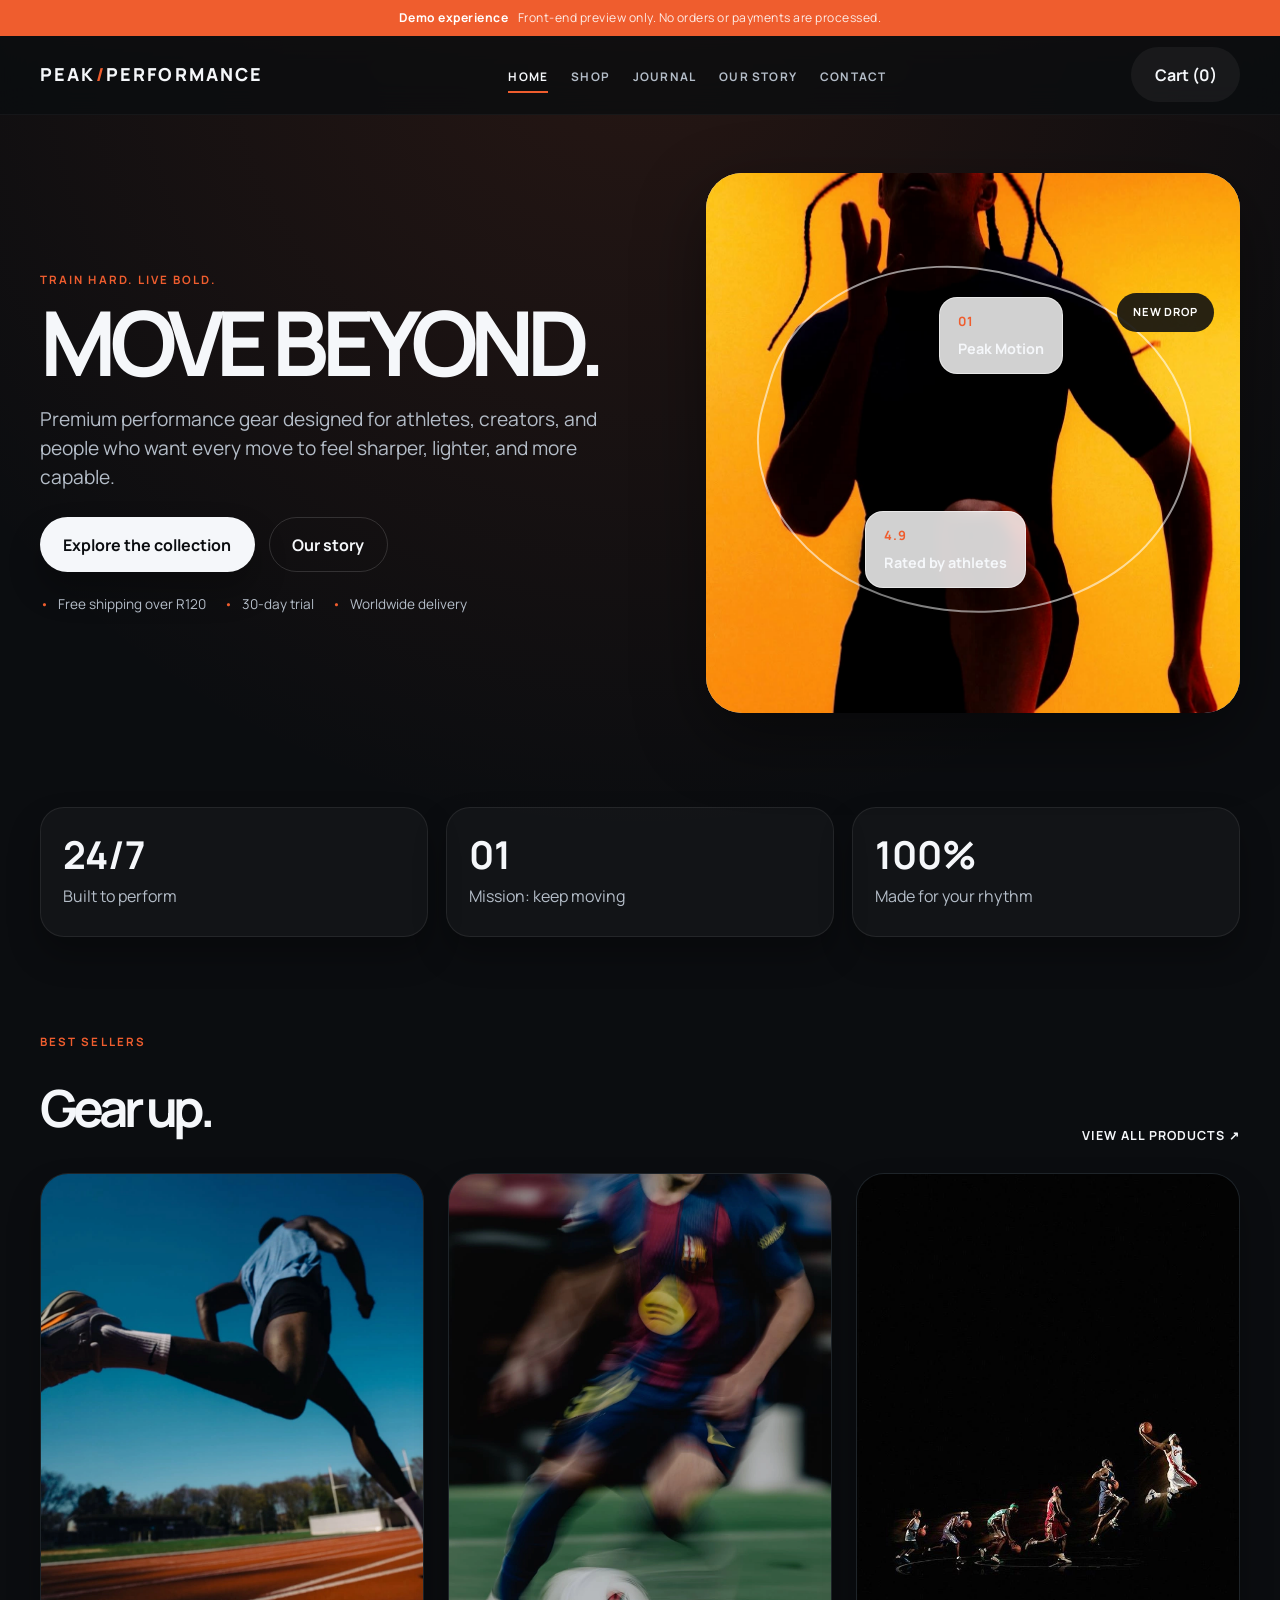
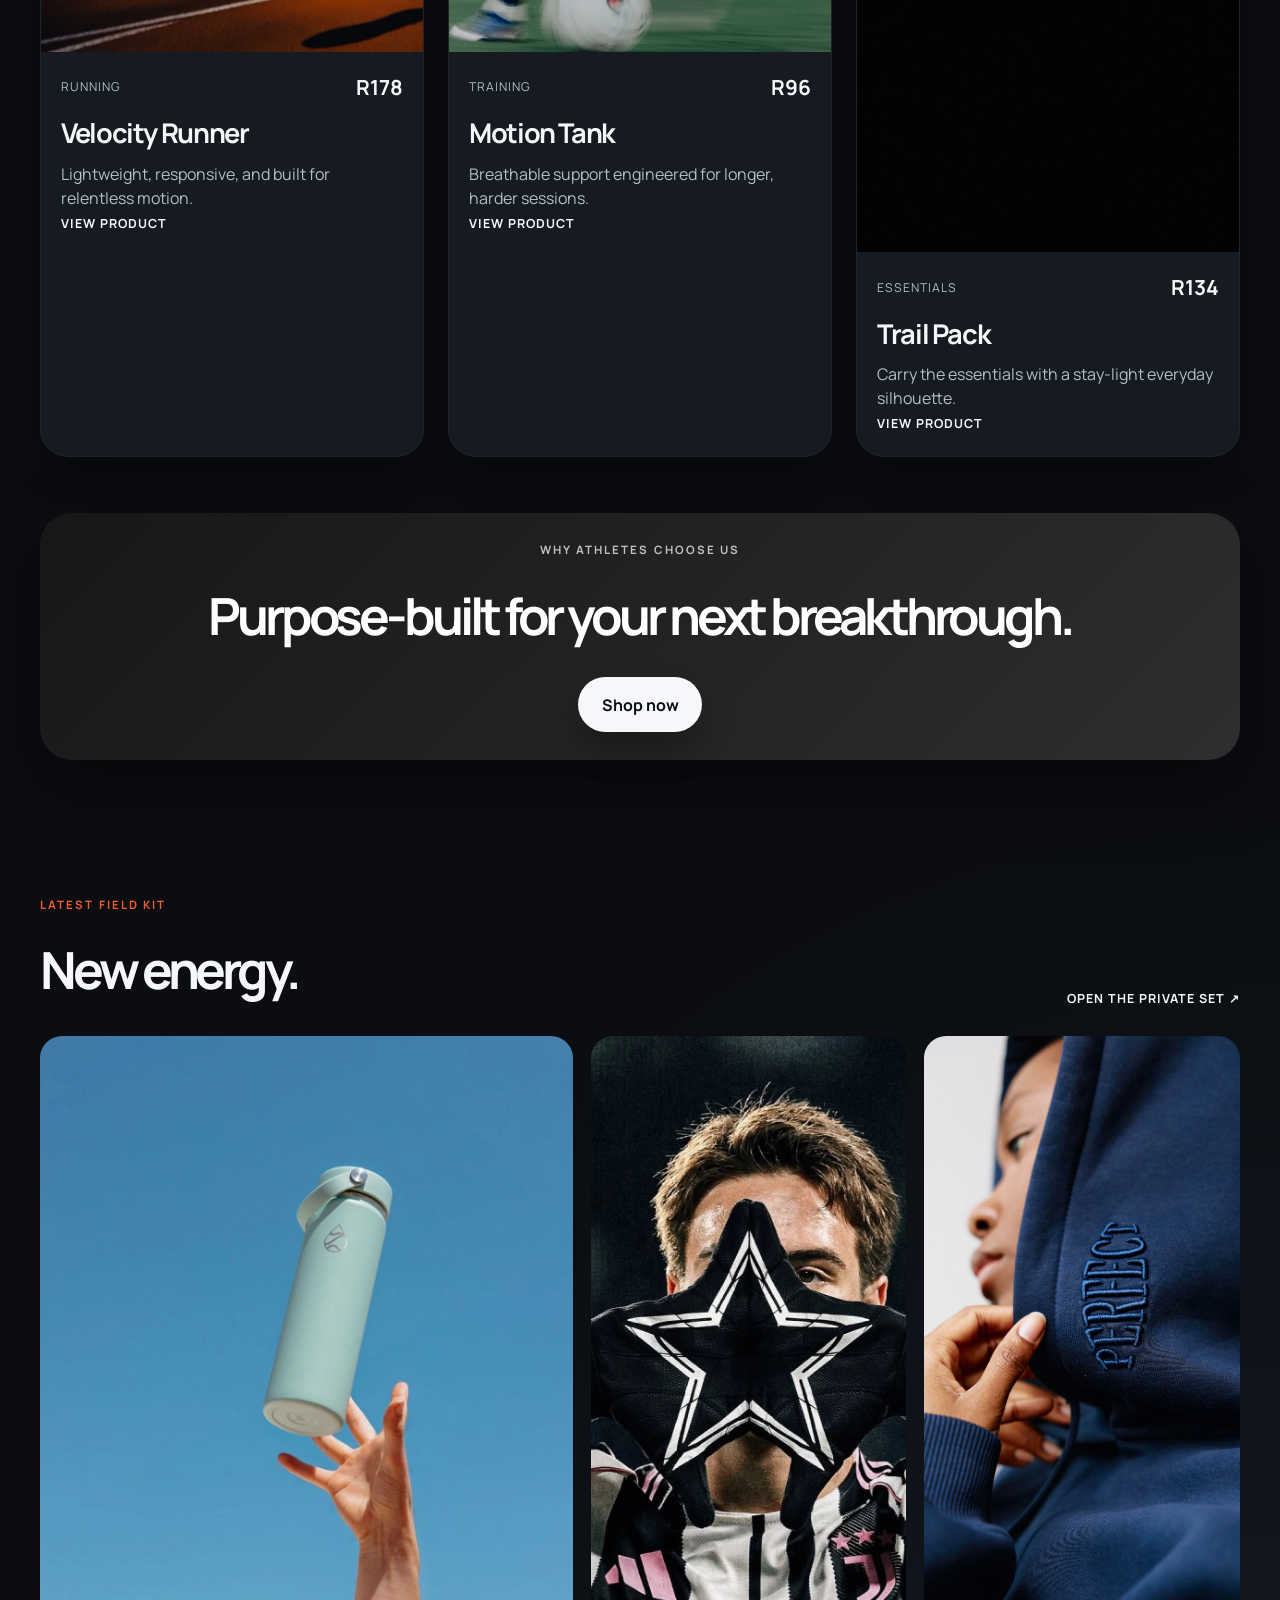
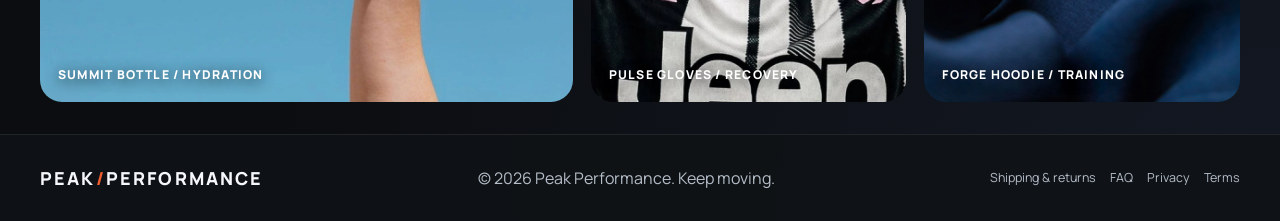
<file: index.html>
<!doctype html>
<html lang="en">
  <head>
    <meta charset="UTF-8" />
    <meta name="viewport" content="width=device-width, initial-scale=1.0" />
    <meta
      name="description"
      content="Premium performance essentials for training, travel, and everyday movement."
    />
    <title>Peak Performance | Move Beyond</title>
    <link rel="preconnect" href="https://fonts.googleapis.com" />
    <link rel="preconnect" href="https://fonts.gstatic.com" crossorigin />
    <link
      href="https://fonts.googleapis.com/css2?family=Manrope:wght@400;500;600;700;800&display=swap"
      rel="stylesheet"
    />
    <link rel="stylesheet" href="styles.css" />
    <script src="app.js" defer></script>
  </head>
  <body class="theme-dark">
    <header class="site-header">
      <div class="container nav-wrap">
        <a class="brand" href="index.html">PEAK<span>/</span>PERFORMANCE</a>
        <nav class="main-nav" aria-label="Main navigation">
          <ul class="nav-links">
            <li><a href="index.html" class="active">Home</a></li>
            <li><a href="shop.html">Shop</a></li>
            <li><a href="journal.html">Journal</a></li>
            <li><a href="about.html">Our Story</a></li>
            <li><a href="contact.html">Contact</a></li>
          </ul>
        </nav>
        <div class="nav-actions">
          <a class="nav-pill" href="cart.html">Cart (2)</a>
          <button class="menu-toggle" aria-label="Open menu">☰</button>
        </div>
      </div>
    </header>

    <main>
      <section class="page-hero hero-section">
        <div class="container hero-layout reveal">
          <div class="hero-copy">
            <p class="section-kicker">Train hard. Live bold.</p>
            <h1>Move beyond.</h1>
            <p class="lead">
              Premium performance gear designed for athletes, creators, and
              people who want every move to feel sharper, lighter, and more
              capable.
            </p>
            <div class="cta-row">
              <a class="btn btn-primary" href="shop.html"
                >Explore the collection</a
              >
              <a class="btn btn-secondary" href="about.html">Our story</a>
            </div>
            <ul class="trust-list">
              <li>Free shipping over R120</li>
              <li>30-day trial</li>
              <li>Worldwide delivery</li>
            </ul>
          </div>

          <div
            class="hero-visual"
            aria-label="Premium performance gear showcase"
          >
            <a
              class="image-link hero-image-link"
              href="secret.html"
              aria-label="Open private Peak Performance note"
            >
              <img
                class="hero-photo"
                src="assets/img6.webp"
                alt="Runner training outdoors"
              />
            </a>
            <div class="visual-card visual-card-top">
              <span>01</span>
              <strong>Peak Motion</strong>
            </div>
            <div class="product-badge">New Drop</div>
            <div class="visual-card visual-card-bottom">
              <span>4.9</span>
              <strong>Rated by athletes</strong>
            </div>
          </div>
        </div>
      </section>

      <section class="container section-space reveal">
        <div class="stats-grid">
          <div class="stat-item">
            <strong>24/7</strong>
            <span>Built to perform</span>
          </div>
          <div class="stat-item">
            <strong>01</strong>
            <span>Mission: keep moving</span>
          </div>
          <div class="stat-item">
            <strong>100%</strong>
            <span>Made for your rhythm</span>
          </div>
        </div>
      </section>

      <section class="container section-space reveal" id="shop">
        <div class="section-head">
          <div>
            <p class="section-kicker">Best sellers</p>
            <h2>Gear up.</h2>
          </div>
          <a class="text-link" href="shop.html">View all products ↗</a>
        </div>

        <div class="product-grid">
          <article class="product-card">
            <div class="product-thumb gradient-a">
              <a
                class="image-link"
                href="product.html?product=velocity-runner"
                aria-label="View Velocity Runner"
              >
                <img src="assets/img3.webp" alt="Runner sprinting in motion" />
              </a>
            </div>
            <div class="product-body">
              <div class="product-meta">
                <span>Running</span>
                <strong>R178</strong>
              </div>
              <h3>Velocity Runner</h3>
              <p>Lightweight, responsive, and built for relentless motion.</p>
              <a class="text-link" href="product.html?product=velocity-runner"
                >View product</a
              >
            </div>
          </article>

          <article class="product-card">
            <div class="product-thumb gradient-b">
              <a
                class="image-link"
                href="product.html?product=motion-tank"
                aria-label="View Motion Tank"
                ><img
                  src="assets/img1.webp"
                  alt="Athlete training in activewear"
              /></a>
            </div>
            <div class="product-body">
              <div class="product-meta">
                <span>Training</span>
                <strong>R96</strong>
              </div>
              <h3>Motion Tank</h3>
              <p>Breathable support engineered for longer, harder sessions.</p>
              <a class="text-link" href="product.html?product=motion-tank"
                >View product</a
              >
            </div>
          </article>

          <article class="product-card">
            <div class="product-thumb gradient-c">
              <a
                class="image-link"
                href="product.html?product=trail-pack"
                aria-label="View Trail Pack"
                ><img
                  src="assets/img2.webp"
                  alt="Person hiking with a backpack"
              /></a>
            </div>
            <div class="product-body">
              <div class="product-meta">
                <span>Essentials</span>
                <strong>R134</strong>
              </div>
              <h3>Trail Pack</h3>
              <p>Carry the essentials with a stay-light everyday silhouette.</p>
              <a class="text-link" href="product.html?product=trail-pack"
                >View product</a
              >
            </div>
          </article>
        </div>
      </section>

      <section class="highlight-panel section-space reveal">
        <div class="container highlight-inner">
          <div>
            <p class="section-kicker">Why athletes choose us</p>
            <h2>Purpose-built for your next breakthrough.</h2>
          </div>
          <a class="btn btn-primary" href="shop.html">Shop now</a>
        </div>
      </section>

      <section class="container field-kit section-space reveal">
        <div class="section-head">
          <div>
            <p class="section-kicker">Latest field kit</p>
            <h2>New energy.</h2>
          </div>
          <a class="text-link" href="secret.html">Open the private set ↗</a>
        </div>
        <div class="field-kit-grid">
          <a
            class="field-kit-card field-kit-card-wide"
            href="product.html?product=summit-bottle"
          >
            <img
              src="assets/img bottle.webp"
              alt="Summit Bottle lifted against a blue sky"
              loading="lazy"
            />
            <span>Summit Bottle / Hydration</span>
          </a>
          <a class="field-kit-card" href="product.html?product=pulse-gloves">
            <img
              src="assets/img gloves.webp"
              alt="Pulse Gloves worn during training"
              loading="lazy"
            />
            <span>Pulse Gloves / Recovery</span>
          </a>
          <a class="field-kit-card" href="product.html?product=forge-hoodie">
            <img
              src="assets/img hoodie.webp"
              alt="Forge Hoodie fabric detail"
              loading="lazy"
            />
            <span>Forge Hoodie / Training</span>
          </a>
        </div>
      </section>
    </main>

    <footer class="site-footer">
      <div class="container footer-wrap">
        <div>
          <a class="brand" href="index.html">PEAK<span>/</span>PERFORMANCE</a>
        </div>
        <p>© <span id="year"></span> Peak Performance. Keep moving.</p>
      </div>
    </footer>
  </body>
</html>
</file>
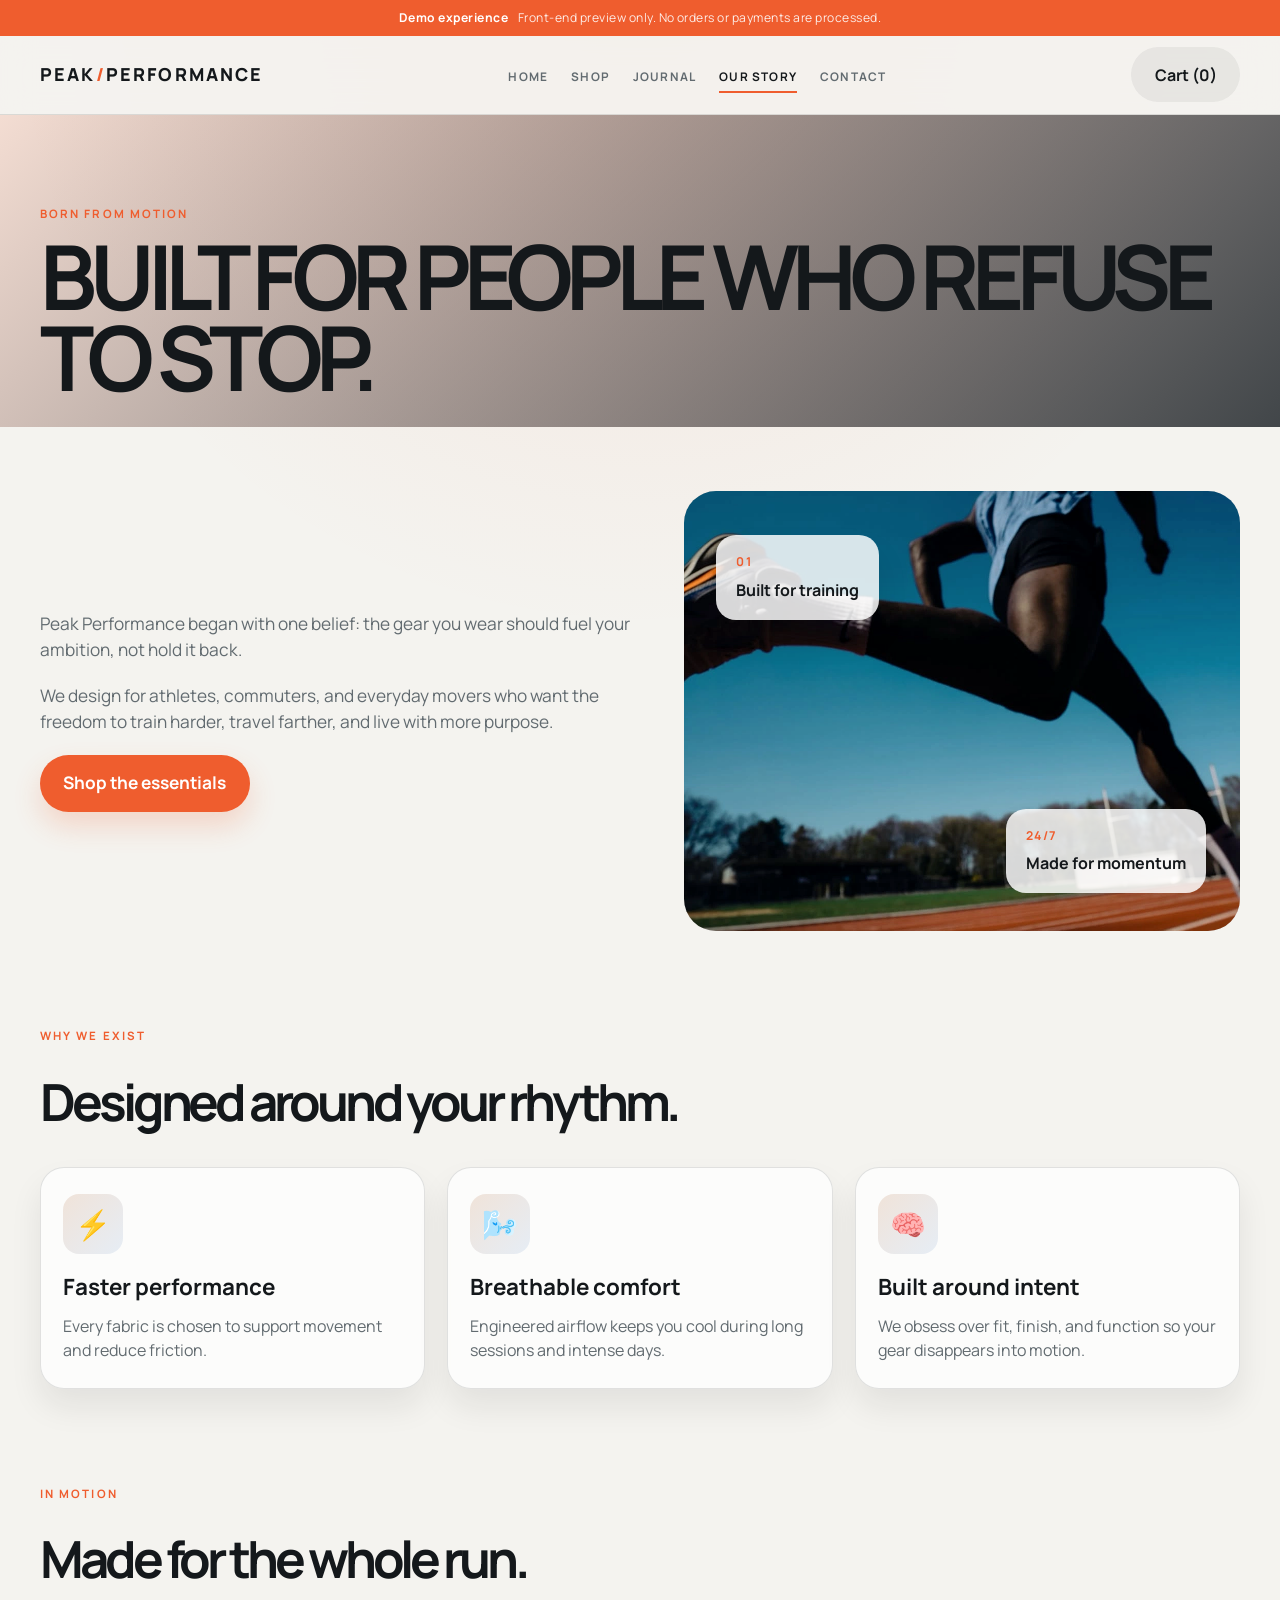
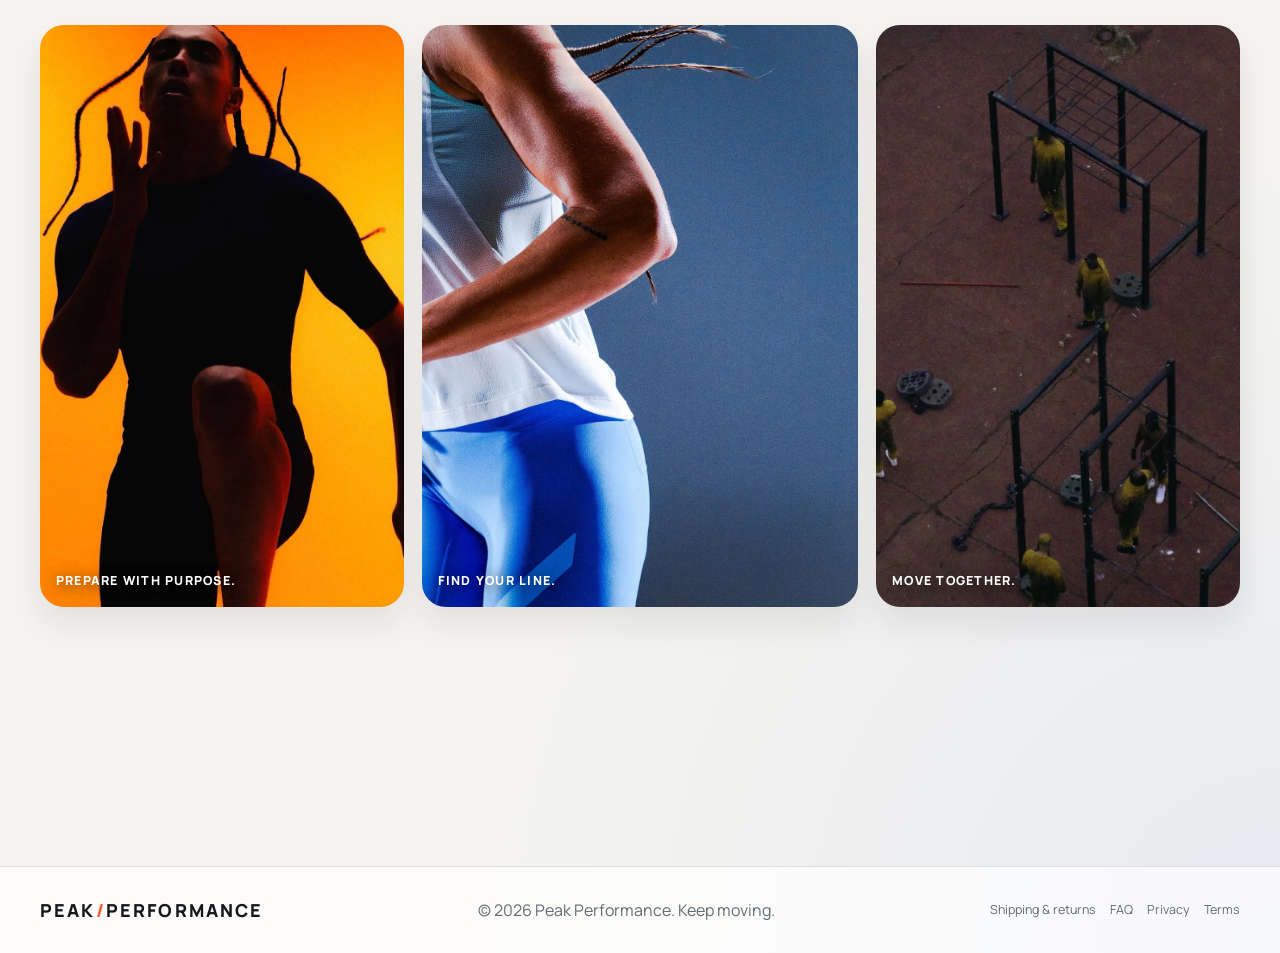
<file: about.html>
<!doctype html>
<html lang="en">
  <head>
    <meta charset="UTF-8" />
    <meta name="viewport" content="width=device-width, initial-scale=1.0" />
    <meta
      name="description"
      content="Learn the story behind Peak Performance and our mission to create better movement."
    />
    <title>Our Story | Peak Performance</title>
    <link rel="preconnect" href="https://fonts.googleapis.com" />
    <link rel="preconnect" href="https://fonts.gstatic.com" crossorigin />
    <link
      href="https://fonts.googleapis.com/css2?family=Manrope:wght@400;500;600;700;800&display=swap"
      rel="stylesheet"
    />
    <link rel="stylesheet" href="styles.css" />
    <script src="app.js" defer></script>
  </head>
  <body class="theme-light">
    <header class="site-header">
      <div class="container nav-wrap">
        <a class="brand" href="index.html">PEAK<span>/</span>PERFORMANCE</a>
        <nav class="main-nav" aria-label="Main navigation">
          <ul class="nav-links">
            <li><a href="index.html">Home</a></li>
            <li><a href="shop.html">Shop</a></li>
            <li><a href="journal.html">Journal</a></li>
            <li><a href="about.html" class="active">Our Story</a></li>
            <li><a href="contact.html">Contact</a></li>
          </ul>
        </nav>
        <div class="nav-actions">
          <a class="nav-pill" href="cart.html">Cart (2)</a>
          <button class="menu-toggle" aria-label="Open menu">☰</button>
        </div>
      </div>
    </header>

    <main>
      <section class="page-hero small-hero story-hero">
        <div class="container reveal">
          <p class="section-kicker">Born from motion</p>
          <h1>Built for people who refuse to stop.</h1>
        </div>
      </section>

      <section class="container story-grid section-space">
        <div class="story-copy reveal">
          <p>
            Peak Performance began with one belief: the gear you wear should
            fuel your ambition, not hold it back.
          </p>
          <p>
            We design for athletes, commuters, and everyday movers who want the
            freedom to train harder, travel farther, and live with more purpose.
          </p>
          <a class="btn btn-primary" href="shop.html">Shop the essentials</a>
        </div>
        <div class="story-visual reveal">
          <img
            class="story-photo"
            src="assets/img3.webp"
            alt="Athlete preparing for a run"
          />
          <div class="floating-card accent-card">
            <span>01</span>
            <strong>Built for training</strong>
          </div>
          <div class="floating-card soft-card">
            <span>24/7</span>
            <strong>Made for momentum</strong>
          </div>
        </div>
      </section>

      <section class="container section-space reveal">
        <div class="section-head">
          <div>
            <p class="section-kicker">Why we exist</p>
            <h2>Designed around your rhythm.</h2>
          </div>
        </div>
        <div class="feature-grid">
          <article class="feature-card">
            <div class="feature-icon">⚡</div>
            <h3>Faster performance</h3>
            <p>
              Every fabric is chosen to support movement and reduce friction.
            </p>
          </article>
          <article class="feature-card">
            <div class="feature-icon">🌬️</div>
            <h3>Breathable comfort</h3>
            <p>
              Engineered airflow keeps you cool during long sessions and intense
              days.
            </p>
          </article>
          <article class="feature-card">
            <div class="feature-icon">🧠</div>
            <h3>Built around intent</h3>
            <p>
              We obsess over fit, finish, and function so your gear disappears
              into motion.
            </p>
          </article>
        </div>
      </section>

      <section class="container section-space reveal">
        <div class="section-head">
          <div>
            <p class="section-kicker">In motion</p>
            <h2>Made for the whole run.</h2>
          </div>
        </div>
        <div class="motion-gallery">
          <figure class="motion-card">
            <img
              src="assets/img6.webp"
              alt="Runner stretching before a training session"
            />
            <figcaption>Prepare with purpose.</figcaption>
          </figure>
          <figure class="motion-card motion-card-tall">
            <img
              src="assets/img9.webp"
              alt="Runner moving through an outdoor trail"
            />
            <figcaption>Find your line.</figcaption>
          </figure>
          <figure class="motion-card">
            <img
              src="assets/img10.webp"
              alt="Runners gathering outdoors before a session"
            />
            <figcaption>Move together.</figcaption>
          </figure>
        </div>
      </section>

      <section class="container section-space reveal">
        <div class="timeline">
          <div class="timeline-item">
            <span>2019</span>
            <div>
              <h3>Our first collection</h3>
              <p>
                Launching a performance line shaped by runners and trainers.
              </p>
            </div>
          </div>
          <div class="timeline-item">
            <span>2022</span>
            <div>
              <h3>Expanded globally</h3>
              <p>
                Bringing our premium essentials to athletes across more cities.
              </p>
            </div>
          </div>
          <div class="timeline-item">
            <span>2025</span>
            <div>
              <h3>Built for everyday ambition</h3>
              <p>
                Reframing what premium activewear should feel like for real
                life.
              </p>
            </div>
          </div>
        </div>
      </section>
    </main>

    <footer class="site-footer">
      <div class="container footer-wrap">
        <div>
          <a class="brand" href="index.html">PEAK<span>/</span>PERFORMANCE</a>
        </div>
        <p>© <span id="year"></span> Peak Performance. Keep moving.</p>
      </div>
    </footer>
  </body>
</html>
</file>
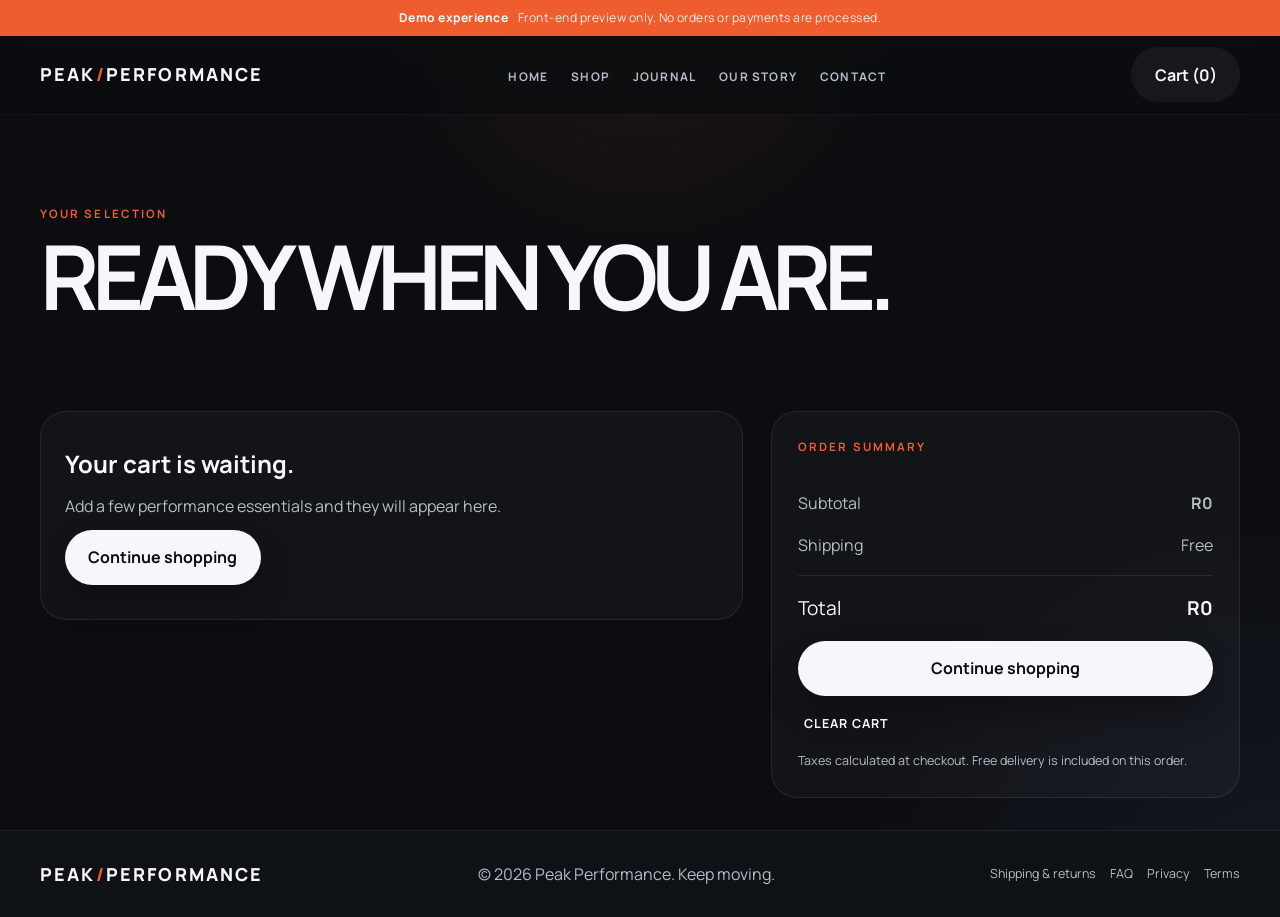
<file: cart.html>
<!doctype html>
<html lang="en">
  <head>
    <meta charset="UTF-8" />
    <meta name="viewport" content="width=device-width, initial-scale=1.0" />
    <meta name="description" content="Review your Peak Performance cart." />
    <title>Your Cart | Peak Performance</title>
    <link rel="preconnect" href="https://fonts.googleapis.com" />
    <link rel="preconnect" href="https://fonts.gstatic.com" crossorigin />
    <link
      href="https://fonts.googleapis.com/css2?family=Manrope:wght@400;500;600;700;800&display=swap"
      rel="stylesheet"
    />
    <link rel="stylesheet" href="styles.css" />
    <script src="app.js" defer></script>
  </head>
  <body class="theme-dark">
    <header class="site-header">
      <div class="container nav-wrap">
        <a class="brand" href="index.html">PEAK<span>/</span>PERFORMANCE</a>
        <nav class="main-nav" aria-label="Main navigation">
          <ul class="nav-links">
            <li><a href="index.html">Home</a></li>
            <li><a href="shop.html">Shop</a></li>
            <li><a href="journal.html">Journal</a></li>
            <li><a href="about.html">Our Story</a></li>
            <li><a href="contact.html">Contact</a></li>
          </ul>
        </nav>
        <div class="nav-actions">
          <a class="nav-pill" href="cart.html" aria-current="page">Cart (2)</a
          ><button class="menu-toggle" aria-label="Open menu">☰</button>
        </div>
      </div>
    </header>
    <main>
      <section class="page-hero small-hero">
        <div class="container reveal">
          <p class="section-kicker">Your selection</p>
          <h1>Ready when you are.</h1>
        </div>
      </section>
      <section class="container cart-layout section-space reveal">
        <div class="cart-items" data-cart-items></div>
        <aside class="cart-summary">
          <p class="section-kicker">Order summary</p>
          <div><span>Subtotal</span><strong data-cart-subtotal>R0</strong></div>
          <div><span>Shipping</span><span data-cart-shipping>Free</span></div>
          <div class="summary-total">
            <span>Total</span><strong data-cart-total>R0</strong>
          </div>
          <a class="btn btn-primary" href="checkout.html" data-checkout-link
            >Checkout</a
          >
          <button
            class="text-link clear-cart"
            type="button"
            data-cart-action="clear"
          >
            Clear cart
          </button>
          <p class="summary-note">
            Taxes calculated at checkout. Free delivery is included on this
            order.
          </p>
        </aside>
      </section>
    </main>
    <footer class="site-footer">
      <div class="container footer-wrap">
        <a class="brand" href="index.html">PEAK<span>/</span>PERFORMANCE</a>
        <p>© <span id="year"></span> Peak Performance. Keep moving.</p>
      </div>
    </footer>
  </body>
</html>
</file>
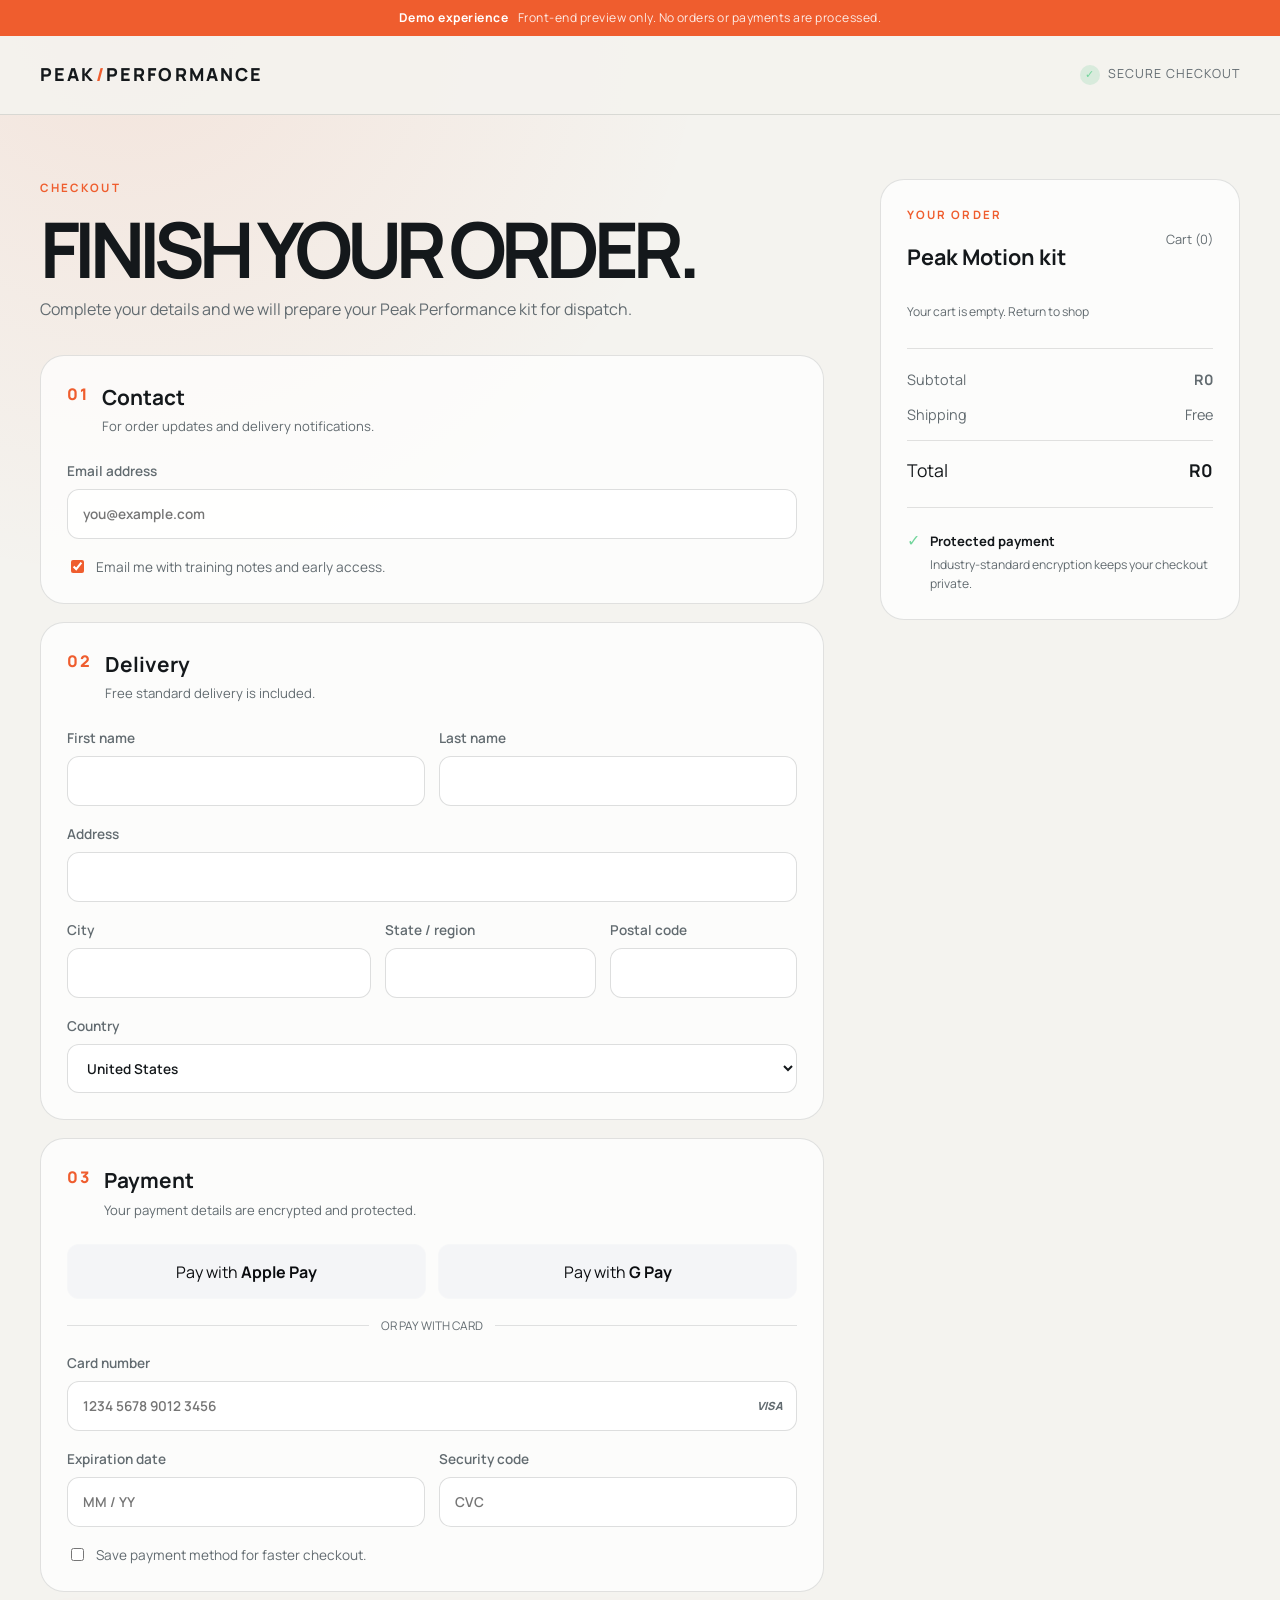
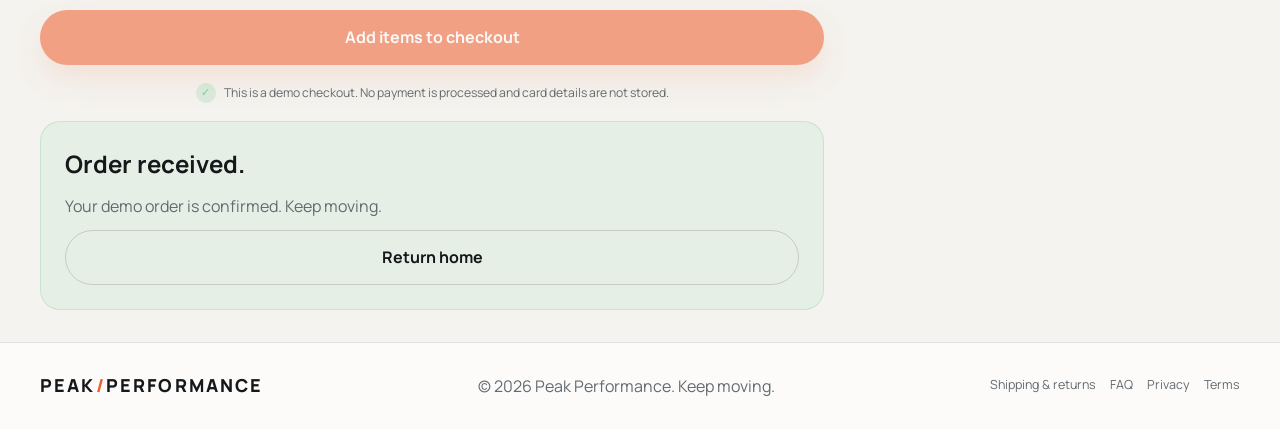
<file: checkout.html>
<!doctype html>
<html lang="en">
  <head>
    <meta charset="UTF-8" />
    <meta name="viewport" content="width=device-width, initial-scale=1.0" />
    <meta
      name="description"
      content="Secure checkout for your Peak Performance order."
    />
    <title>Secure Checkout | Peak Performance</title>
    <link rel="preconnect" href="https://fonts.googleapis.com" />
    <link rel="preconnect" href="https://fonts.gstatic.com" crossorigin />
    <link
      href="https://fonts.googleapis.com/css2?family=Manrope:wght@400;500;600;700;800&display=swap"
      rel="stylesheet"
    />
    <link rel="stylesheet" href="styles.css" />
    <script src="app.js" defer></script>
  </head>
  <body class="checkout-page theme-light">
    <header class="checkout-header">
      <div class="container checkout-header-inner">
        <a class="brand" href="index.html">PEAK<span>/</span>PERFORMANCE</a>
        <div class="secure-label">
          <span class="secure-dot">&#10003;</span> Secure checkout
        </div>
      </div>
    </header>

    <main>
      <section class="container checkout-shell section-space">
        <div class="checkout-main">
          <div class="checkout-intro">
            <p class="section-kicker">Checkout</p>
            <h1>Finish your order.</h1>
            <p>
              Complete your details and we will prepare your Peak Performance
              kit for dispatch.
            </p>
          </div>

          <form class="checkout-form" data-checkout-form>
            <section class="checkout-section">
              <div class="checkout-section-heading">
                <span>01</span>
                <div>
                  <h2>Contact</h2>
                  <p>For order updates and delivery notifications.</p>
                </div>
              </div>
              <label
                >Email address<input
                  type="email"
                  name="email"
                  autocomplete="email"
                  placeholder="you@example.com"
                  required
              /></label>
              <label class="checkbox-row"
                ><input type="checkbox" name="updates" checked /> Email me with
                training notes and early access.</label
              >
            </section>

            <section class="checkout-section">
              <div class="checkout-section-heading">
                <span>02</span>
                <div>
                  <h2>Delivery</h2>
                  <p>Free standard delivery is included.</p>
                </div>
              </div>
              <div class="field-grid">
                <label
                  >First name<input
                    type="text"
                    name="firstName"
                    autocomplete="given-name"
                    required /></label
                ><label
                  >Last name<input
                    type="text"
                    name="lastName"
                    autocomplete="family-name"
                    required
                /></label>
              </div>
              <label
                >Address<input
                  type="text"
                  name="address"
                  autocomplete="street-address"
                  required
              /></label>
              <div class="field-grid field-grid-three">
                <label
                  >City<input
                    type="text"
                    name="city"
                    autocomplete="address-level2"
                    required /></label
                ><label
                  >State / region<input
                    type="text"
                    name="region"
                    autocomplete="address-level1"
                    required /></label
                ><label
                  >Postal code<input
                    type="text"
                    name="postalCode"
                    autocomplete="postal-code"
                    required
                /></label>
              </div>
              <label
                >Country<select name="country" autocomplete="country-name">
                  <option>United States</option>
                  <option>Canada</option>
                  <option>United Kingdom</option>
                  <option>Australia</option>
                </select></label
              >
            </section>

            <section class="checkout-section">
              <div class="checkout-section-heading">
                <span>03</span>
                <div>
                  <h2>Payment</h2>
                  <p>Your payment details are encrypted and protected.</p>
                </div>
              </div>
              <div class="express-pay">
                <button class="express-button" type="button">
                  Pay with <strong>Apple Pay</strong></button
                ><button class="express-button" type="button">
                  Pay with <strong>G Pay</strong>
                </button>
              </div>
              <div class="payment-divider"><span>Or pay with card</span></div>
              <label
                >Card number
                <div class="card-input">
                  <input
                    type="text"
                    name="cardNumber"
                    inputmode="numeric"
                    autocomplete="cc-number"
                    placeholder="1234 5678 9012 3456"
                    maxlength="19"
                    required
                  /><span class="card-brand">VISA</span>
                </div></label
              >
              <div class="field-grid">
                <label
                  >Expiration date<input
                    type="text"
                    name="expiration"
                    inputmode="numeric"
                    autocomplete="cc-exp"
                    placeholder="MM / YY"
                    maxlength="7"
                    required /></label
                ><label
                  >Security code<input
                    type="text"
                    name="securityCode"
                    inputmode="numeric"
                    autocomplete="cc-csc"
                    placeholder="CVC"
                    maxlength="4"
                    required
                /></label>
              </div>
              <label class="checkbox-row"
                ><input type="checkbox" name="saveCard" /> Save payment method
                for faster checkout.</label
              >
            </section>

            <button class="btn btn-primary checkout-submit" type="submit">
              Pay <span data-checkout-button-total>R0</span>
            </button>
            <p class="checkout-disclaimer">
              <span class="secure-dot">&#10003;</span> This is a demo checkout.
              No payment is processed and card details are not stored.
            </p>
            <div
              class="checkout-success"
              data-checkout-success
              hidden
              role="status"
            >
              <strong>Order received.</strong
              ><span>Your demo order is confirmed. Keep moving.</span
              ><a class="btn btn-secondary" href="index.html">Return home</a>
            </div>
          </form>
        </div>

        <aside class="checkout-order">
          <div class="order-heading">
            <div>
              <p class="section-kicker">Your order</p>
              <h2>Peak Motion kit</h2>
            </div>
            <a href="cart.html">Edit</a>
          </div>
          <div class="checkout-items" data-checkout-items></div>
          <div class="order-lines">
            <div>
              <span>Subtotal</span><strong data-checkout-subtotal>R0</strong>
            </div>
            <div><span>Shipping</span><span>Free</span></div>
            <div class="order-total">
              <span>Total</span><strong data-checkout-total>R0</strong>
            </div>
          </div>
          <div class="checkout-trust">
            <span>&#10003;</span>
            <div>
              <strong>Protected payment</strong>
              <p>Industry-standard encryption keeps your checkout private.</p>
            </div>
          </div>
        </aside>
      </section>
    </main>

    <footer class="site-footer">
      <div class="container footer-wrap">
        <a class="brand" href="index.html">PEAK<span>/</span>PERFORMANCE</a>
        <p>© <span id="year"></span> Peak Performance. Keep moving.</p>
      </div>
    </footer>
  </body>
</html>
</file>
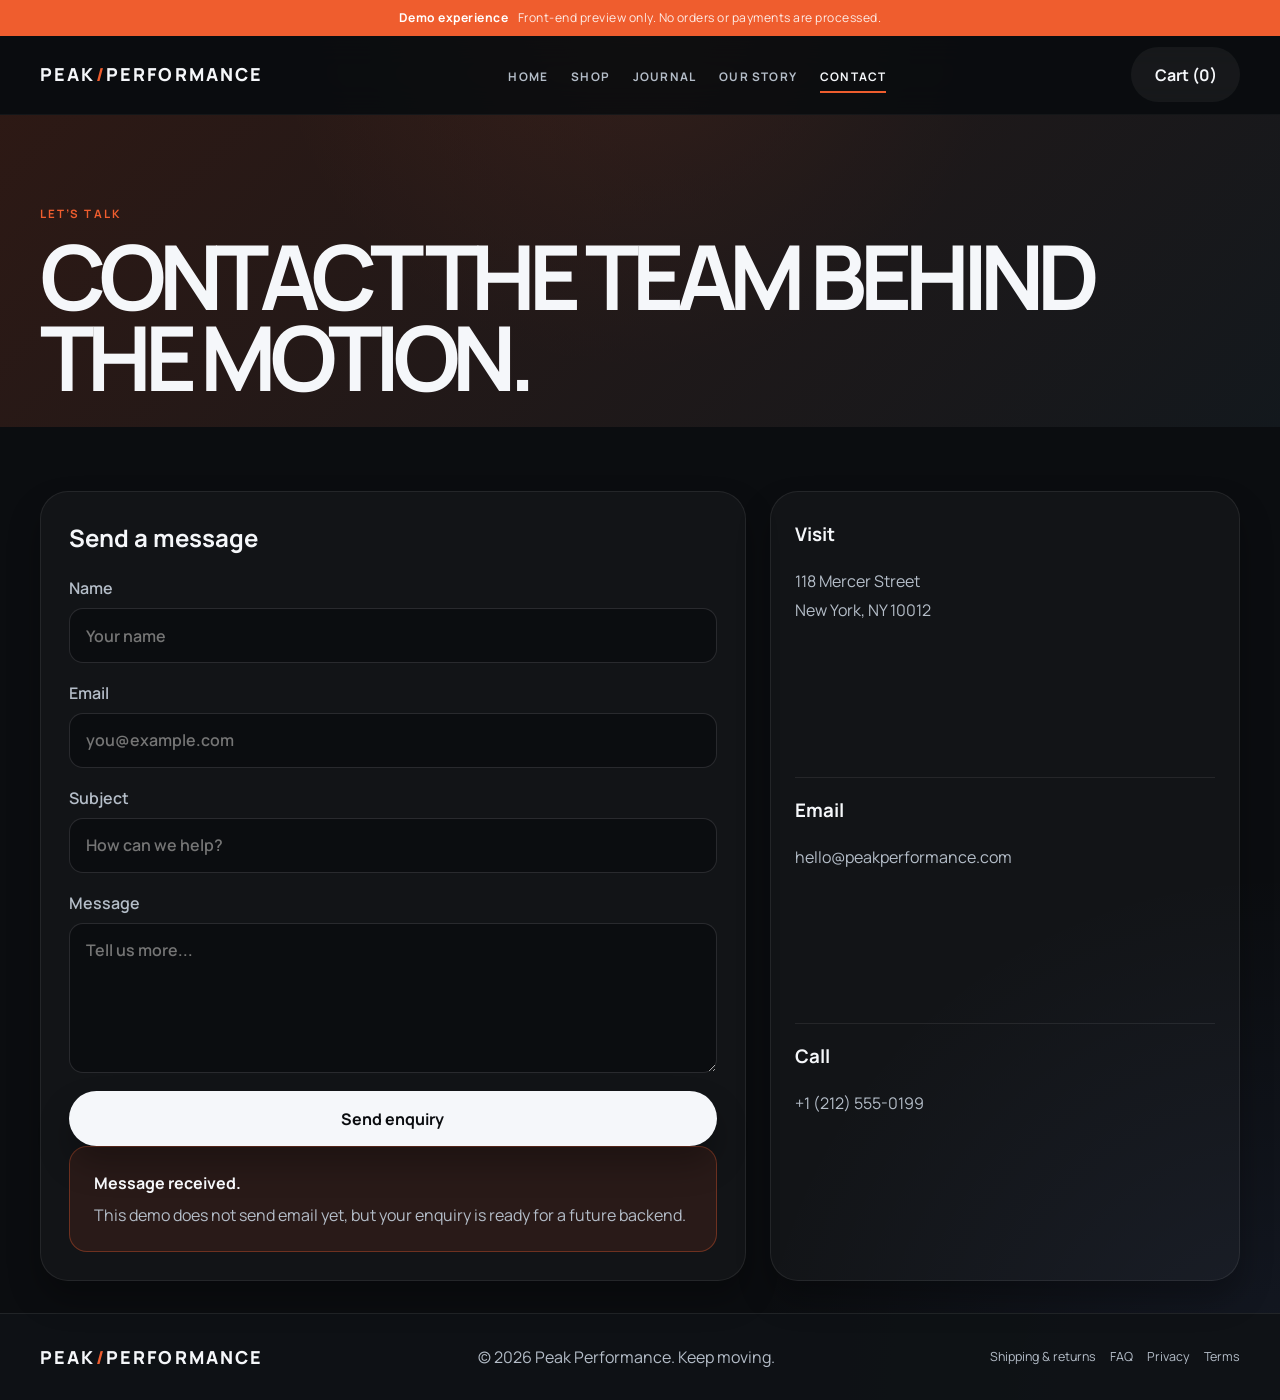
<file: contact.html>
<!doctype html>
<html lang="en">
  <head>
    <meta charset="UTF-8" />
    <meta name="viewport" content="width=device-width, initial-scale=1.0" />
    <meta
      name="description"
      content="Contact Peak Performance for product questions, partnerships, and support."
    />
    <title>Contact | Peak Performance</title>
    <link rel="preconnect" href="https://fonts.googleapis.com" />
    <link rel="preconnect" href="https://fonts.gstatic.com" crossorigin />
    <link
      href="https://fonts.googleapis.com/css2?family=Manrope:wght@400;500;600;700;800&display=swap"
      rel="stylesheet"
    />
    <link rel="stylesheet" href="styles.css" />
    <script src="app.js" defer></script>
  </head>
  <body class="theme-dark">
    <header class="site-header">
      <div class="container nav-wrap">
        <a class="brand" href="index.html">PEAK<span>/</span>PERFORMANCE</a>
        <nav class="main-nav" aria-label="Main navigation">
          <ul class="nav-links">
            <li><a href="index.html">Home</a></li>
            <li><a href="shop.html">Shop</a></li>
            <li><a href="journal.html">Journal</a></li>
            <li><a href="about.html">Our Story</a></li>
            <li><a href="contact.html" class="active">Contact</a></li>
          </ul>
        </nav>
        <div class="nav-actions">
          <a class="nav-pill" href="cart.html">Cart (2)</a>
          <button class="menu-toggle" aria-label="Open menu">☰</button>
        </div>
      </div>
    </header>

    <main>
      <section class="page-hero small-hero contact-hero">
        <div class="container reveal">
          <p class="section-kicker">Let’s talk</p>
          <h1>Contact the team behind the motion.</h1>
        </div>
      </section>

      <section class="container contact-layout section-space">
        <div class="contact-card reveal">
          <h2>Send a message</h2>
          <form class="contact-form" data-contact-form>
            <label>
              Name
              <input
                type="text"
                placeholder="Your name"
                autocomplete="name"
                required
              />
            </label>
            <label>
              Email
              <input
                type="email"
                placeholder="you@example.com"
                autocomplete="email"
                required
              />
            </label>
            <label>
              Subject
              <input type="text" placeholder="How can we help?" required />
            </label>
            <label>
              Message
              <textarea
                rows="5"
                placeholder="Tell us more..."
                required
              ></textarea>
            </label>
            <button class="btn btn-primary" type="submit">Send enquiry</button>
          </form>
          <div class="form-success" data-contact-success hidden role="status">
            <strong>Message received.</strong>
            <p>
              This demo does not send email yet, but your enquiry is ready for a
              future backend.
            </p>
          </div>
        </div>

        <aside class="info-panel reveal">
          <div class="info-box">
            <h3>Visit</h3>
            <p>118 Mercer Street<br />New York, NY 10012</p>
          </div>
          <div class="info-box">
            <h3>Email</h3>
            <p>
              <a href="mailto:hello@peakperformance.com"
                >hello@peakperformance.com</a
              >
            </p>
          </div>
          <div class="info-box">
            <h3>Call</h3>
            <p><a href="tel:+12125550199">+1 (212) 555-0199</a></p>
          </div>
        </aside>
      </section>
    </main>

    <footer class="site-footer">
      <div class="container footer-wrap">
        <div>
          <a class="brand" href="index.html">PEAK<span>/</span>PERFORMANCE</a>
        </div>
        <p>© <span id="year"></span> Peak Performance. Keep moving.</p>
      </div>
    </footer>
  </body>
</html>
</file>
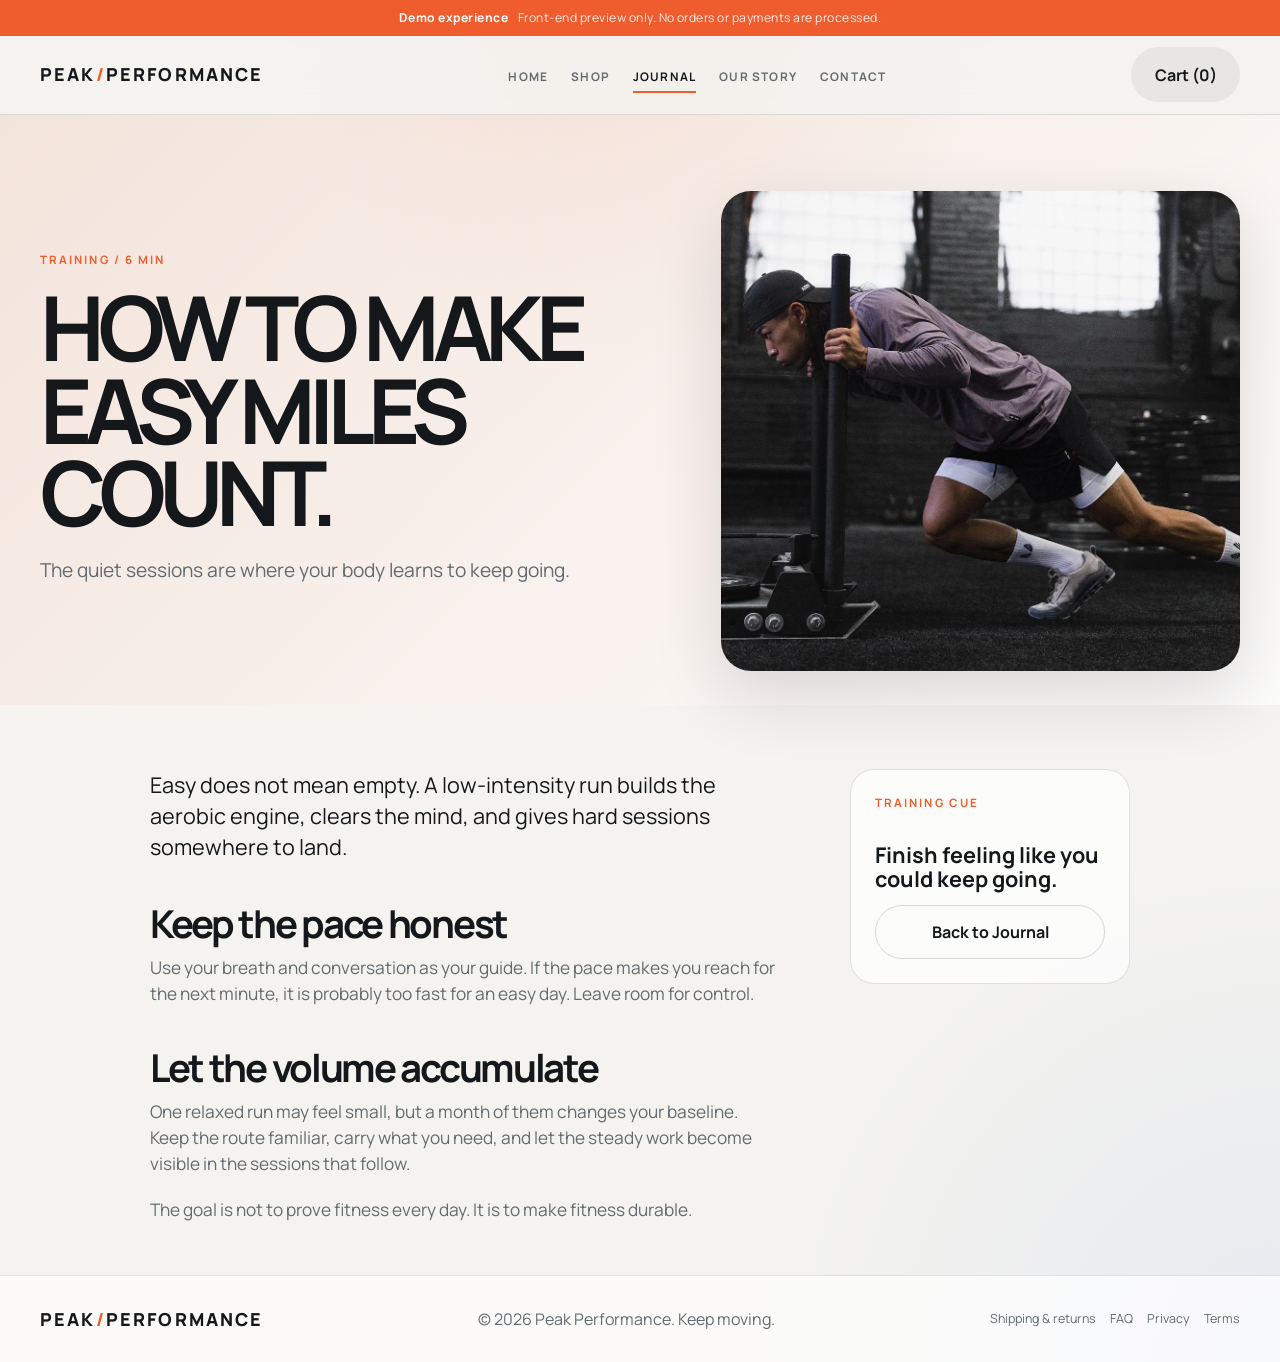
<file: easy-miles.html>
<!doctype html>
<html lang="en">
  <head>
    <meta charset="UTF-8" />
    <meta name="viewport" content="width=device-width, initial-scale=1.0" />
    <meta
      name="description"
      content="Learn how to make easy miles count with Peak Performance."
    />
    <title>How to Make Easy Miles Count | Peak Performance</title>
    <link rel="preconnect" href="https://fonts.googleapis.com" />
    <link rel="preconnect" href="https://fonts.gstatic.com" crossorigin />
    <link
      href="https://fonts.googleapis.com/css2?family=Manrope:wght@400;500;600;700;800&display=swap"
      rel="stylesheet"
    />
    <link rel="stylesheet" href="styles.css" />
    <script src="app.js" defer></script>
  </head>
  <body class="theme-light">
    <header class="site-header">
      <div class="container nav-wrap">
        <a class="brand" href="index.html">PEAK<span>/</span>PERFORMANCE</a>
        <nav class="main-nav" aria-label="Main navigation">
          <ul class="nav-links">
            <li><a href="index.html">Home</a></li>
            <li><a href="shop.html">Shop</a></li>
            <li><a href="journal.html" class="active">Journal</a></li>
            <li><a href="about.html">Our Story</a></li>
            <li><a href="contact.html">Contact</a></li>
          </ul>
        </nav>
        <div class="nav-actions">
          <a class="nav-pill" href="cart.html">Cart (0)</a
          ><button class="menu-toggle" aria-label="Open menu">☰</button>
        </div>
      </div>
    </header>
    <main>
      <section class="article-hero">
        <div class="container article-hero-inner reveal">
          <div>
            <p class="section-kicker">Training / 6 min</p>
            <h1>How to make easy miles count.</h1>
            <p class="lead">
              The quiet sessions are where your body learns to keep going.
            </p>
          </div>
          <img
            src="assets/img11.webp"
            alt="Runner stretching before training"
          />
        </div>
      </section>
      <article class="container article-layout section-space reveal">
        <div class="article-content">
          <p class="article-intro">
            Easy does not mean empty. A low-intensity run builds the aerobic
            engine, clears the mind, and gives hard sessions somewhere to land.
          </p>
          <h2>Keep the pace honest</h2>
          <p>
            Use your breath and conversation as your guide. If the pace makes
            you reach for the next minute, it is probably too fast for an easy
            day. Leave room for control.
          </p>
          <h2>Let the volume accumulate</h2>
          <p>
            One relaxed run may feel small, but a month of them changes your
            baseline. Keep the route familiar, carry what you need, and let the
            steady work become visible in the sessions that follow.
          </p>
          <p>
            The goal is not to prove fitness every day. It is to make fitness
            durable.
          </p>
        </div>
        <aside class="article-aside">
          <p class="section-kicker">Training cue</p>
          <strong>Finish feeling like you could keep going.</strong
          ><a class="btn btn-secondary" href="journal.html">Back to Journal</a>
        </aside>
      </article>
    </main>
    <footer class="site-footer">
      <div class="container footer-wrap">
        <a class="brand" href="index.html">PEAK<span>/</span>PERFORMANCE</a>
        <p>© <span id="year"></span> Peak Performance. Keep moving.</p>
      </div>
    </footer>
  </body>
</html>
</file>
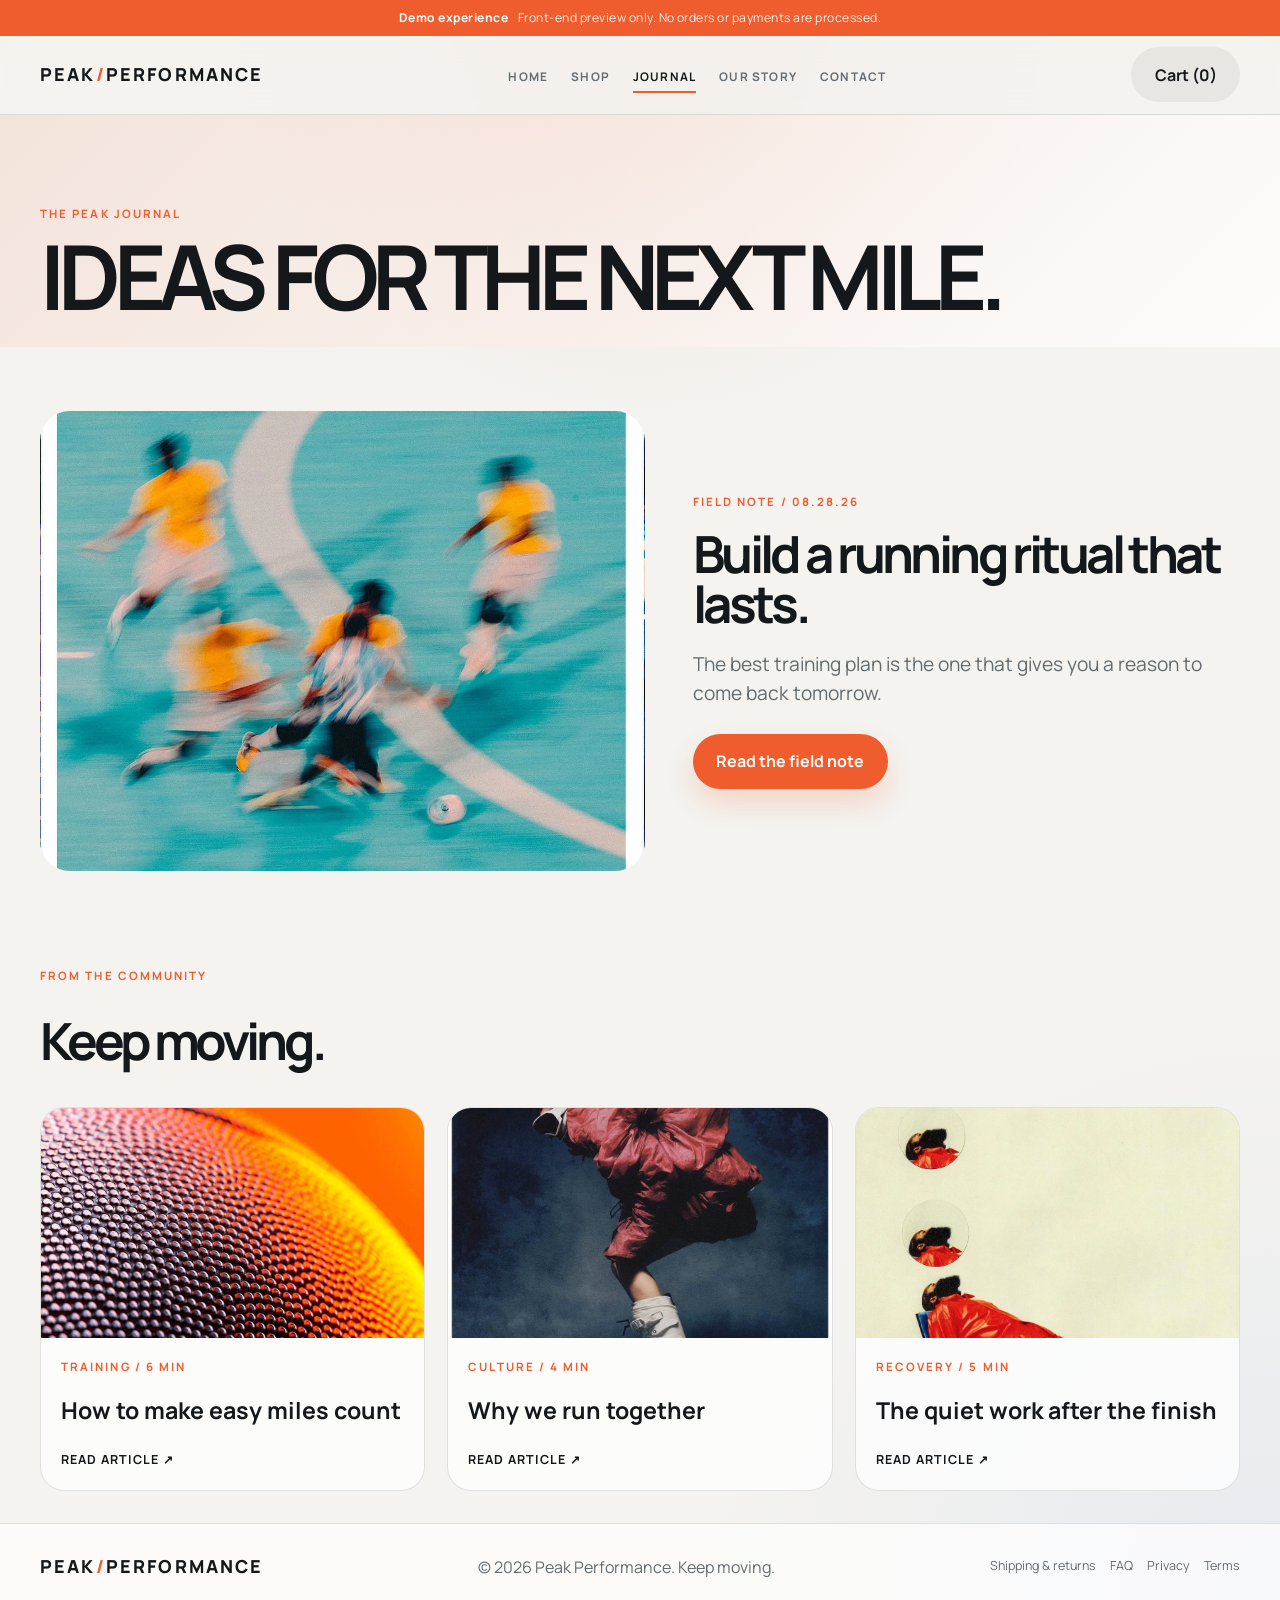
<file: journal.html>
<!doctype html>
<html lang="en">
  <head>
    <meta charset="UTF-8" />
    <meta name="viewport" content="width=device-width, initial-scale=1.0" />
    <meta
      name="description"
      content="Training notes, running rituals, and ideas from Peak Performance."
    />
    <title>Journal | Peak Performance</title>
    <link rel="preconnect" href="https://fonts.googleapis.com" />
    <link rel="preconnect" href="https://fonts.gstatic.com" crossorigin />
    <link
      href="https://fonts.googleapis.com/css2?family=Manrope:wght@400;500;600;700;800&display=swap"
      rel="stylesheet"
    />
    <link rel="stylesheet" href="styles.css" />
    <script src="app.js" defer></script>
  </head>
  <body class="theme-light">
    <header class="site-header">
      <div class="container nav-wrap">
        <a class="brand" href="index.html">PEAK<span>/</span>PERFORMANCE</a>
        <nav class="main-nav" aria-label="Main navigation">
          <ul class="nav-links">
            <li><a href="index.html">Home</a></li>
            <li><a href="shop.html">Shop</a></li>
            <li><a href="journal.html" class="active">Journal</a></li>
            <li><a href="about.html">Our Story</a></li>
            <li><a href="contact.html">Contact</a></li>
          </ul>
        </nav>
        <div class="nav-actions">
          <a class="nav-pill" href="cart.html">Cart (2)</a
          ><button class="menu-toggle" aria-label="Open menu">☰</button>
        </div>
      </div>
    </header>
    <main>
      <section class="page-hero small-hero journal-hero">
        <div class="container reveal">
          <p class="section-kicker">The Peak Journal</p>
          <h1>Ideas for the next mile.</h1>
        </div>
      </section>
      <section class="container journal-feature section-space reveal">
        <img
          src="assets/img12.webp"
          alt="Runner moving through a mountain trail"
        />
        <div>
          <p class="section-kicker">Field note / 08.28.26</p>
          <h2>Build a running ritual that lasts.</h2>
          <p class="lead">
            The best training plan is the one that gives you a reason to come
            back tomorrow.
          </p>
          <a class="btn btn-primary" href="ritual.html">Read the field note</a>
        </div>
      </section>
      <section class="container section-space" id="notes">
        <div class="section-head reveal">
          <div>
            <p class="section-kicker">From the community</p>
            <h2>Keep moving.</h2>
          </div>
        </div>
        <div class="journal-grid">
          <article class="journal-card reveal">
            <img
              src="assets/img13.webp"
              alt="Runner stretching before training"
            />
            <div>
              <p class="section-kicker">Training / 6 min</p>
              <h3>How to make easy miles count</h3>
              <a class="text-link" href="easy-miles.html">Read article ↗</a>
            </div>
          </article>
          <article class="journal-card reveal">
            <img src="assets/img14.webp" alt="Runners gathering outdoors" />
            <div>
              <p class="section-kicker">Culture / 4 min</p>
              <h3>Why we run together</h3>
              <a class="text-link" href="run-together.html">Read article ↗</a>
            </div>
          </article>
          <article class="journal-card reveal">
            <img src="assets/img15.webp" alt="Athlete running outdoors" />
            <div>
              <p class="section-kicker">Recovery / 5 min</p>
              <h3>The quiet work after the finish</h3>
              <a class="text-link" href="quiet-work.html">Read article ↗</a>
            </div>
          </article>
        </div>
      </section>
    </main>
    <footer class="site-footer">
      <div class="container footer-wrap">
        <a class="brand" href="index.html">PEAK<span>/</span>PERFORMANCE</a>
        <p>© <span id="year"></span> Peak Performance. Keep moving.</p>
      </div>
    </footer>
  </body>
</html>
</file>
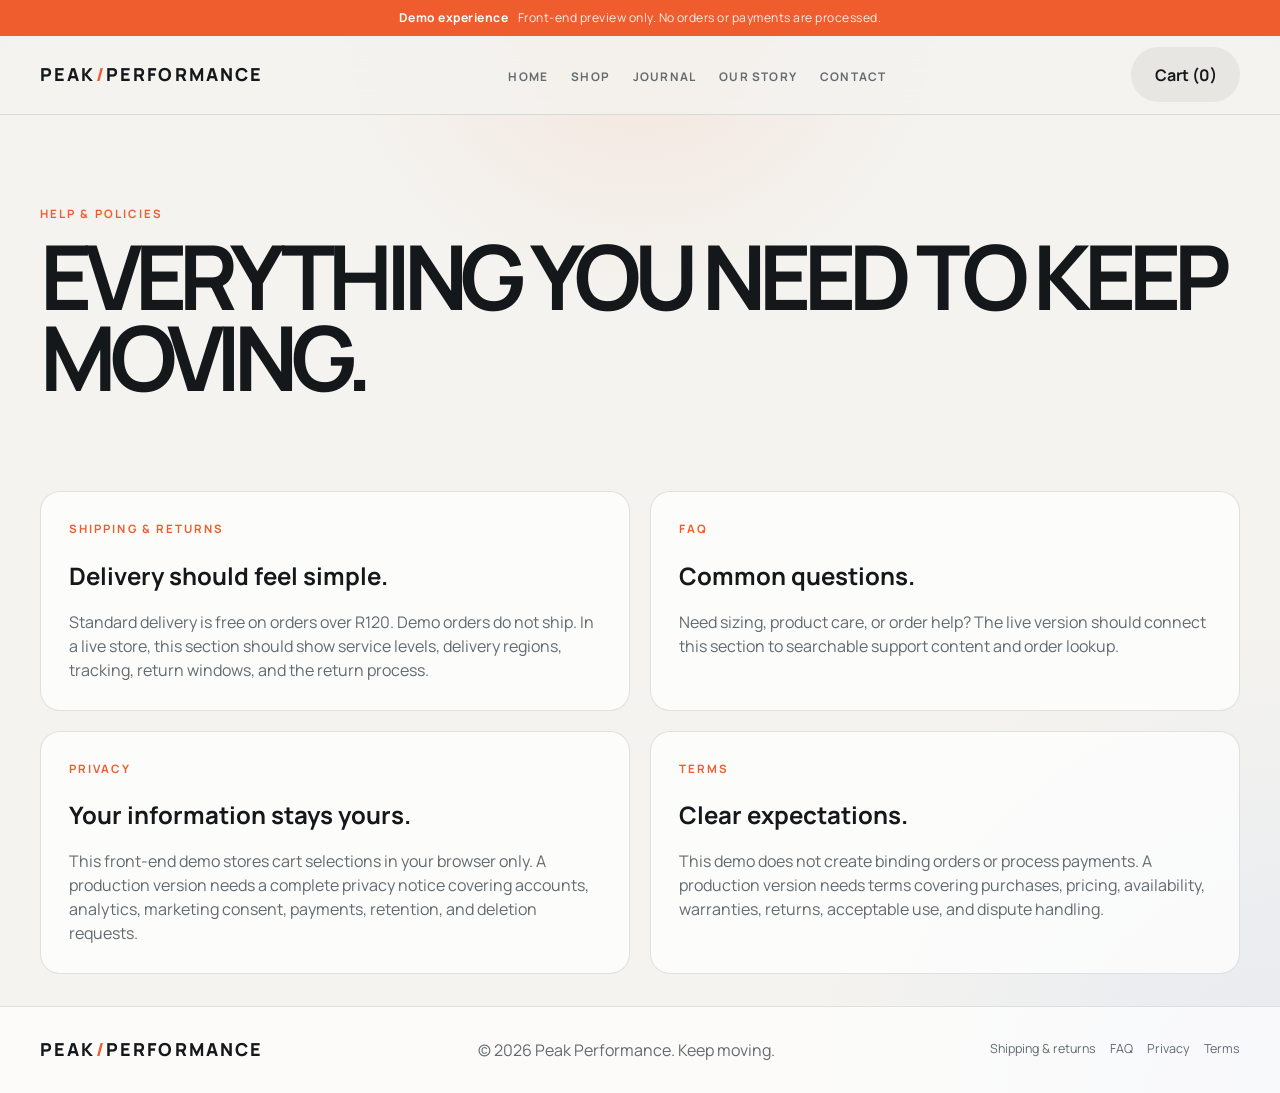
<file: policies.html>
<!doctype html>
<html lang="en">
  <head>
    <meta charset="UTF-8" />
    <meta name="viewport" content="width=device-width, initial-scale=1.0" />
    <meta
      name="description"
      content="Peak Performance shipping, returns, privacy, terms, and frequently asked questions."
    />
    <title>Help & Policies | Peak Performance</title>
    <link rel="preconnect" href="https://fonts.googleapis.com" />
    <link rel="preconnect" href="https://fonts.gstatic.com" crossorigin />
    <link
      href="https://fonts.googleapis.com/css2?family=Manrope:wght@400;500;600;700;800&display=swap"
      rel="stylesheet"
    />
    <link rel="stylesheet" href="styles.css" />
    <script src="app.js" defer></script>
  </head>
  <body class="theme-light">
    <header class="site-header">
      <div class="container nav-wrap">
        <a class="brand" href="index.html">PEAK<span>/</span>PERFORMANCE</a>
        <nav class="main-nav" aria-label="Main navigation">
          <ul class="nav-links">
            <li><a href="index.html">Home</a></li>
            <li><a href="shop.html">Shop</a></li>
            <li><a href="journal.html">Journal</a></li>
            <li><a href="about.html">Our Story</a></li>
            <li><a href="contact.html">Contact</a></li>
          </ul>
        </nav>
        <div class="nav-actions">
          <a class="nav-pill" href="cart.html">Cart (0)</a>
          <button class="menu-toggle" aria-label="Open menu">&#9776;</button>
        </div>
      </div>
    </header>
    <main>
      <section class="page-hero small-hero">
        <div class="container reveal">
          <p class="section-kicker">Help & policies</p>
          <h1>Everything you need to keep moving.</h1>
        </div>
      </section>
      <section class="container policy-grid section-space">
        <article id="shipping" class="policy-card reveal">
          <p class="section-kicker">Shipping & returns</p>
          <h2>Delivery should feel simple.</h2>
          <p>
            Standard delivery is free on orders over R120. Demo orders do not
            ship. In a live store, this section should show service levels,
            delivery regions, tracking, return windows, and the return process.
          </p>
        </article>
        <article id="faq" class="policy-card reveal">
          <p class="section-kicker">FAQ</p>
          <h2>Common questions.</h2>
          <p>
            Need sizing, product care, or order help? The live version should
            connect this section to searchable support content and order lookup.
          </p>
        </article>
        <article id="privacy" class="policy-card reveal">
          <p class="section-kicker">Privacy</p>
          <h2>Your information stays yours.</h2>
          <p>
            This front-end demo stores cart selections in your browser only. A
            production version needs a complete privacy notice covering
            accounts, analytics, marketing consent, payments, retention, and
            deletion requests.
          </p>
        </article>
        <article id="terms" class="policy-card reveal">
          <p class="section-kicker">Terms</p>
          <h2>Clear expectations.</h2>
          <p>
            This demo does not create binding orders or process payments. A
            production version needs terms covering purchases, pricing,
            availability, warranties, returns, acceptable use, and dispute
            handling.
          </p>
        </article>
      </section>
    </main>
    <footer class="site-footer">
      <div class="container footer-wrap">
        <a class="brand" href="index.html">PEAK<span>/</span>PERFORMANCE</a>
        <p>&copy; <span id="year"></span> Peak Performance. Keep moving.</p>
      </div>
    </footer>
  </body>
</html>
</file>
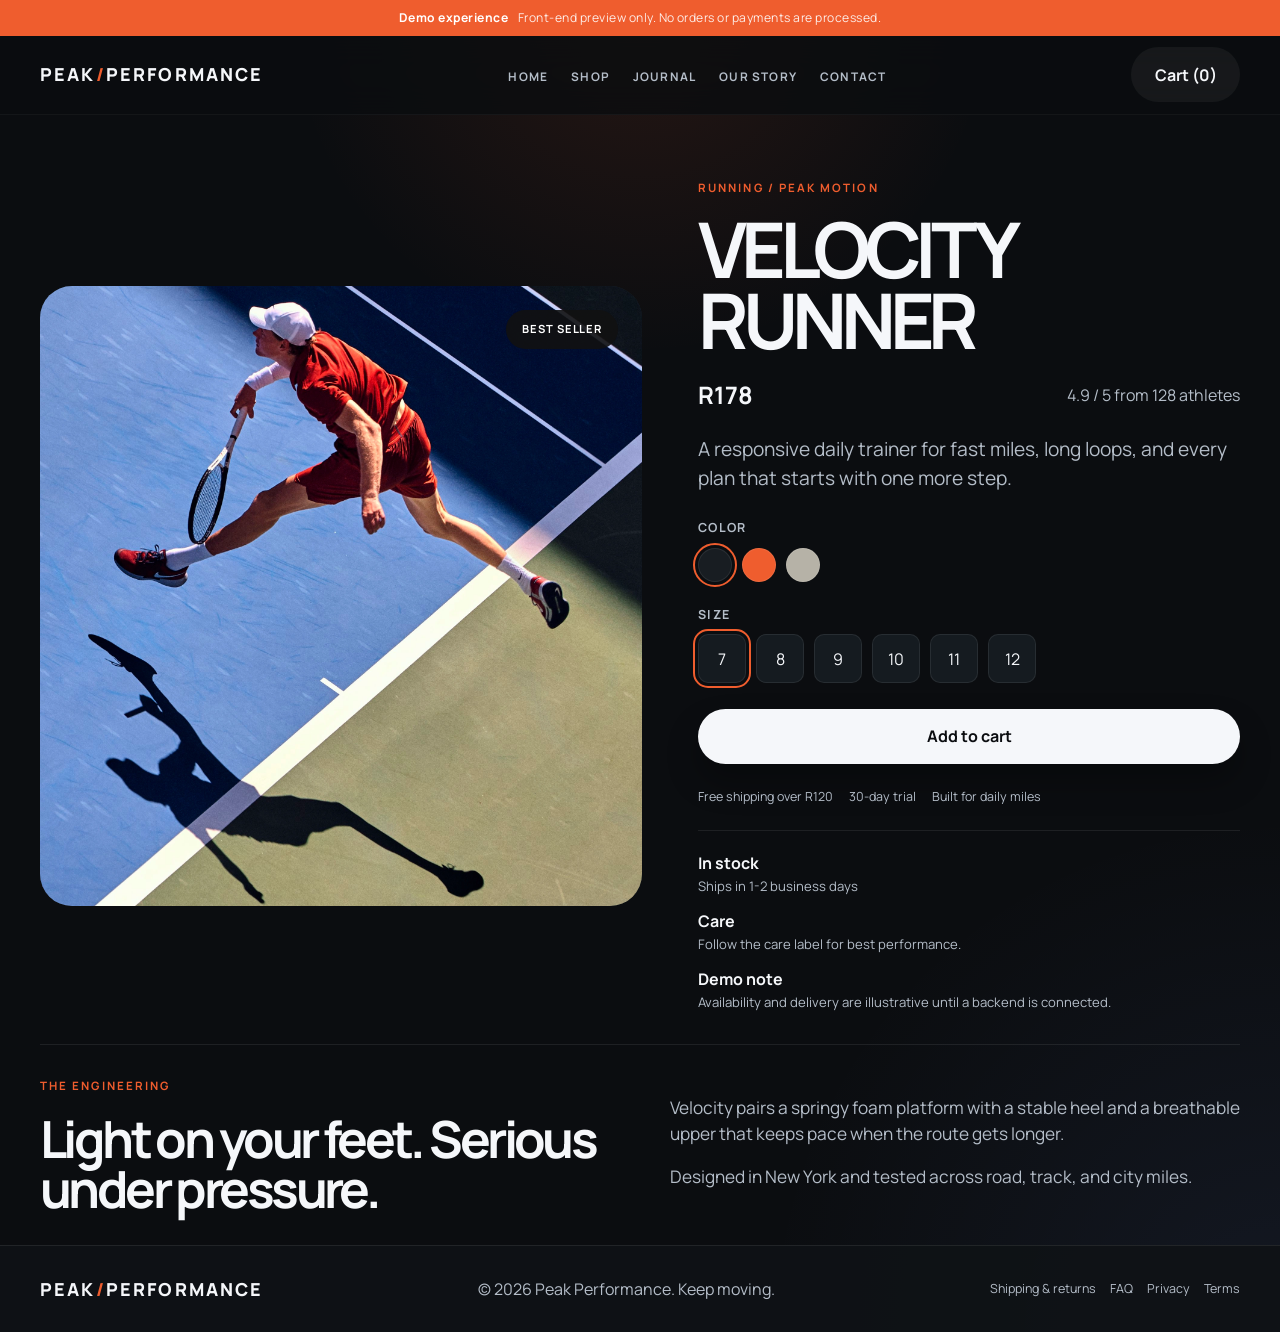
<file: product.html>
<!doctype html>
<html lang="en">
  <head>
    <meta charset="UTF-8" />
    <meta name="viewport" content="width=device-width, initial-scale=1.0" />
    <meta
      name="description"
      content="Discover the Velocity Runner from Peak Performance."
    />
    <title>Velocity Runner | Peak Performance</title>
    <link rel="preconnect" href="https://fonts.googleapis.com" />
    <link rel="preconnect" href="https://fonts.gstatic.com" crossorigin />
    <link
      href="https://fonts.googleapis.com/css2?family=Manrope:wght@400;500;600;700;800&display=swap"
      rel="stylesheet"
    />
    <link rel="stylesheet" href="styles.css" />
    <script src="app.js" defer></script>
  </head>
  <body class="theme-dark">
    <header class="site-header">
      <div class="container nav-wrap">
        <a class="brand" href="index.html">PEAK<span>/</span>PERFORMANCE</a>
        <nav class="main-nav" aria-label="Main navigation">
          <ul class="nav-links">
            <li><a href="index.html">Home</a></li>
            <li><a href="shop.html">Shop</a></li>
            <li><a href="journal.html">Journal</a></li>
            <li><a href="about.html">Our Story</a></li>
            <li><a href="contact.html">Contact</a></li>
          </ul>
        </nav>
        <div class="nav-actions">
          <a class="nav-pill" href="cart.html">Cart (2)</a>
          <button class="menu-toggle" aria-label="Open menu">☰</button>
        </div>
      </div>
    </header>

    <main>
      <section
        class="container product-detail section-space reveal"
        data-product-page
      >
        <div class="product-detail-media">
          <a
            class="image-link product-image-link"
            href="secret.html"
            aria-label="Open private Peak Performance note"
          >
            <img
              data-product-image
              src="assets/img5.webp"
              alt="Runner wearing the Velocity Runner shoes"
            />
          </a>
          <span class="product-badge" data-product-badge>Best seller</span>
        </div>
        <div class="product-detail-copy">
          <p class="section-kicker" data-product-category>
            Running / Peak Motion
          </p>
          <h1 data-product-name>Velocity Runner</h1>
          <div class="detail-rating">
            <strong data-product-price>R178</strong
            ><span>4.9 / 5 from 128 athletes</span>
          </div>
          <p class="lead" data-product-lead>
            A responsive daily trainer for fast miles, long loops, and every
            plan that starts with one more step.
          </p>
          <div class="detail-options">
            <div>
              <span class="option-label">Color</span>
              <div class="swatches">
                <button
                  class="swatch swatch-ink active"
                  type="button"
                  aria-label="Ink color"
                  aria-pressed="true"
                ></button
                ><button
                  class="swatch swatch-flame"
                  type="button"
                  aria-label="Flame color"
                  aria-pressed="false"
                ></button
                ><button
                  class="swatch swatch-stone"
                  type="button"
                  aria-label="Stone color"
                  aria-pressed="false"
                ></button>
              </div>
            </div>
            <div>
              <span class="option-label">Size</span>
              <div class="size-grid">
                <button type="button" aria-pressed="false">7</button
                ><button type="button" aria-pressed="false">8</button
                ><button type="button" class="active" aria-pressed="true">
                  9</button
                ><button type="button" aria-pressed="false">10</button
                ><button type="button" aria-pressed="false">11</button
                ><button type="button" aria-pressed="false">12</button>
              </div>
            </div>
          </div>
          <button
            class="btn btn-primary add-to-cart"
            type="button"
            data-product-id="velocity-runner"
            data-product-name="Velocity Runner"
            data-product-price="178"
            data-product-category="Running"
            data-product-image="assets/img5.webp"
          >
            Add to cart
          </button>
          <div class="detail-perks">
            <span>Free shipping over R120</span><span>30-day trial</span
            ><span>Built for daily miles</span>
          </div>
          <div class="product-support-grid">
            <div>
              <strong>In stock</strong><span>Ships in 1-2 business days</span>
            </div>
            <div>
              <strong>Care</strong
              ><span>Follow the care label for best performance.</span>
            </div>
            <div>
              <strong>Demo note</strong
              ><span
                >Availability and delivery are illustrative until a backend is
                connected.</span
              >
            </div>
          </div>
        </div>
      </section>

      <section class="container detail-story section-space reveal">
        <div>
          <p class="section-kicker">The engineering</p>
          <h2 data-product-story-title>
            Light on your feet. Serious under pressure.
          </h2>
        </div>
        <div class="detail-copy" data-product-story>
          <p>
            Velocity pairs a springy foam platform with a stable heel and a
            breathable upper that keeps pace when the route gets longer.
          </p>
          <p>
            Designed in New York and tested across road, track, and city miles.
          </p>
        </div>
      </section>
    </main>

    <footer class="site-footer">
      <div class="container footer-wrap">
        <a class="brand" href="index.html">PEAK<span>/</span>PERFORMANCE</a>
        <p>© <span id="year"></span> Peak Performance. Keep moving.</p>
      </div>
    </footer>
  </body>
</html>
</file>
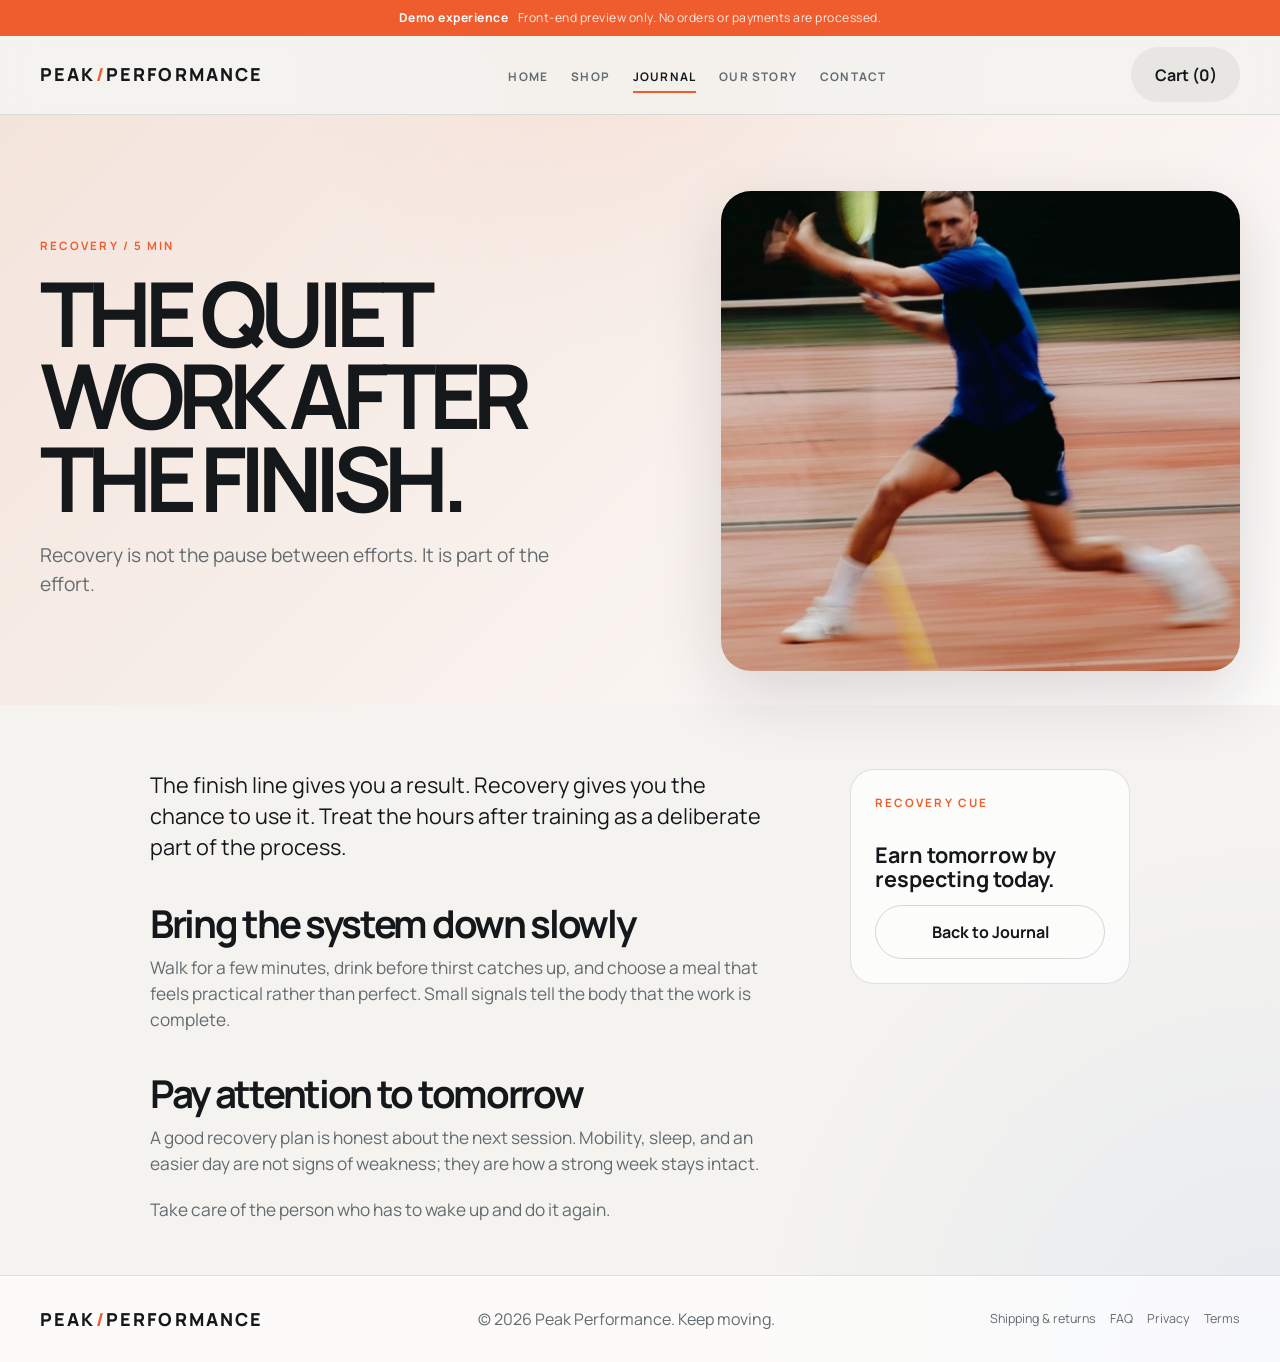
<file: quiet-work.html>
<!doctype html>
<html lang="en">
  <head>
    <meta charset="UTF-8" />
    <meta name="viewport" content="width=device-width, initial-scale=1.0" />
    <meta
      name="description"
      content="The quiet work after the finish, from Peak Performance."
    />
    <title>The Quiet Work After the Finish | Peak Performance</title>
    <link rel="preconnect" href="https://fonts.googleapis.com" />
    <link rel="preconnect" href="https://fonts.gstatic.com" crossorigin />
    <link
      href="https://fonts.googleapis.com/css2?family=Manrope:wght@400;500;600;700;800&display=swap"
      rel="stylesheet"
    />
    <link rel="stylesheet" href="styles.css" />
    <script src="app.js" defer></script>
  </head>
  <body class="theme-light">
    <header class="site-header">
      <div class="container nav-wrap">
        <a class="brand" href="index.html">PEAK<span>/</span>PERFORMANCE</a>
        <nav class="main-nav" aria-label="Main navigation">
          <ul class="nav-links">
            <li><a href="index.html">Home</a></li>
            <li><a href="shop.html">Shop</a></li>
            <li><a href="journal.html" class="active">Journal</a></li>
            <li><a href="about.html">Our Story</a></li>
            <li><a href="contact.html">Contact</a></li>
          </ul>
        </nav>
        <div class="nav-actions">
          <a class="nav-pill" href="cart.html">Cart (0)</a
          ><button class="menu-toggle" aria-label="Open menu">☰</button>
        </div>
      </div>
    </header>
    <main>
      <section class="article-hero">
        <div class="container article-hero-inner reveal">
          <div>
            <p class="section-kicker">Recovery / 5 min</p>
            <h1>The quiet work after the finish.</h1>
            <p class="lead">
              Recovery is not the pause between efforts. It is part of the
              effort.
            </p>
          </div>
          <img src="assets/img7.webp" alt="Athlete running outdoors" />
        </div>
      </section>
      <article class="container article-layout section-space reveal">
        <div class="article-content">
          <p class="article-intro">
            The finish line gives you a result. Recovery gives you the chance to
            use it. Treat the hours after training as a deliberate part of the
            process.
          </p>
          <h2>Bring the system down slowly</h2>
          <p>
            Walk for a few minutes, drink before thirst catches up, and choose a
            meal that feels practical rather than perfect. Small signals tell
            the body that the work is complete.
          </p>
          <h2>Pay attention to tomorrow</h2>
          <p>
            A good recovery plan is honest about the next session. Mobility,
            sleep, and an easier day are not signs of weakness; they are how a
            strong week stays intact.
          </p>
          <p>Take care of the person who has to wake up and do it again.</p>
        </div>
        <aside class="article-aside">
          <p class="section-kicker">Recovery cue</p>
          <strong>Earn tomorrow by respecting today.</strong
          ><a class="btn btn-secondary" href="journal.html">Back to Journal</a>
        </aside>
      </article>
    </main>
    <footer class="site-footer">
      <div class="container footer-wrap">
        <a class="brand" href="index.html">PEAK<span>/</span>PERFORMANCE</a>
        <p>© <span id="year"></span> Peak Performance. Keep moving.</p>
      </div>
    </footer>
  </body>
</html>
</file>
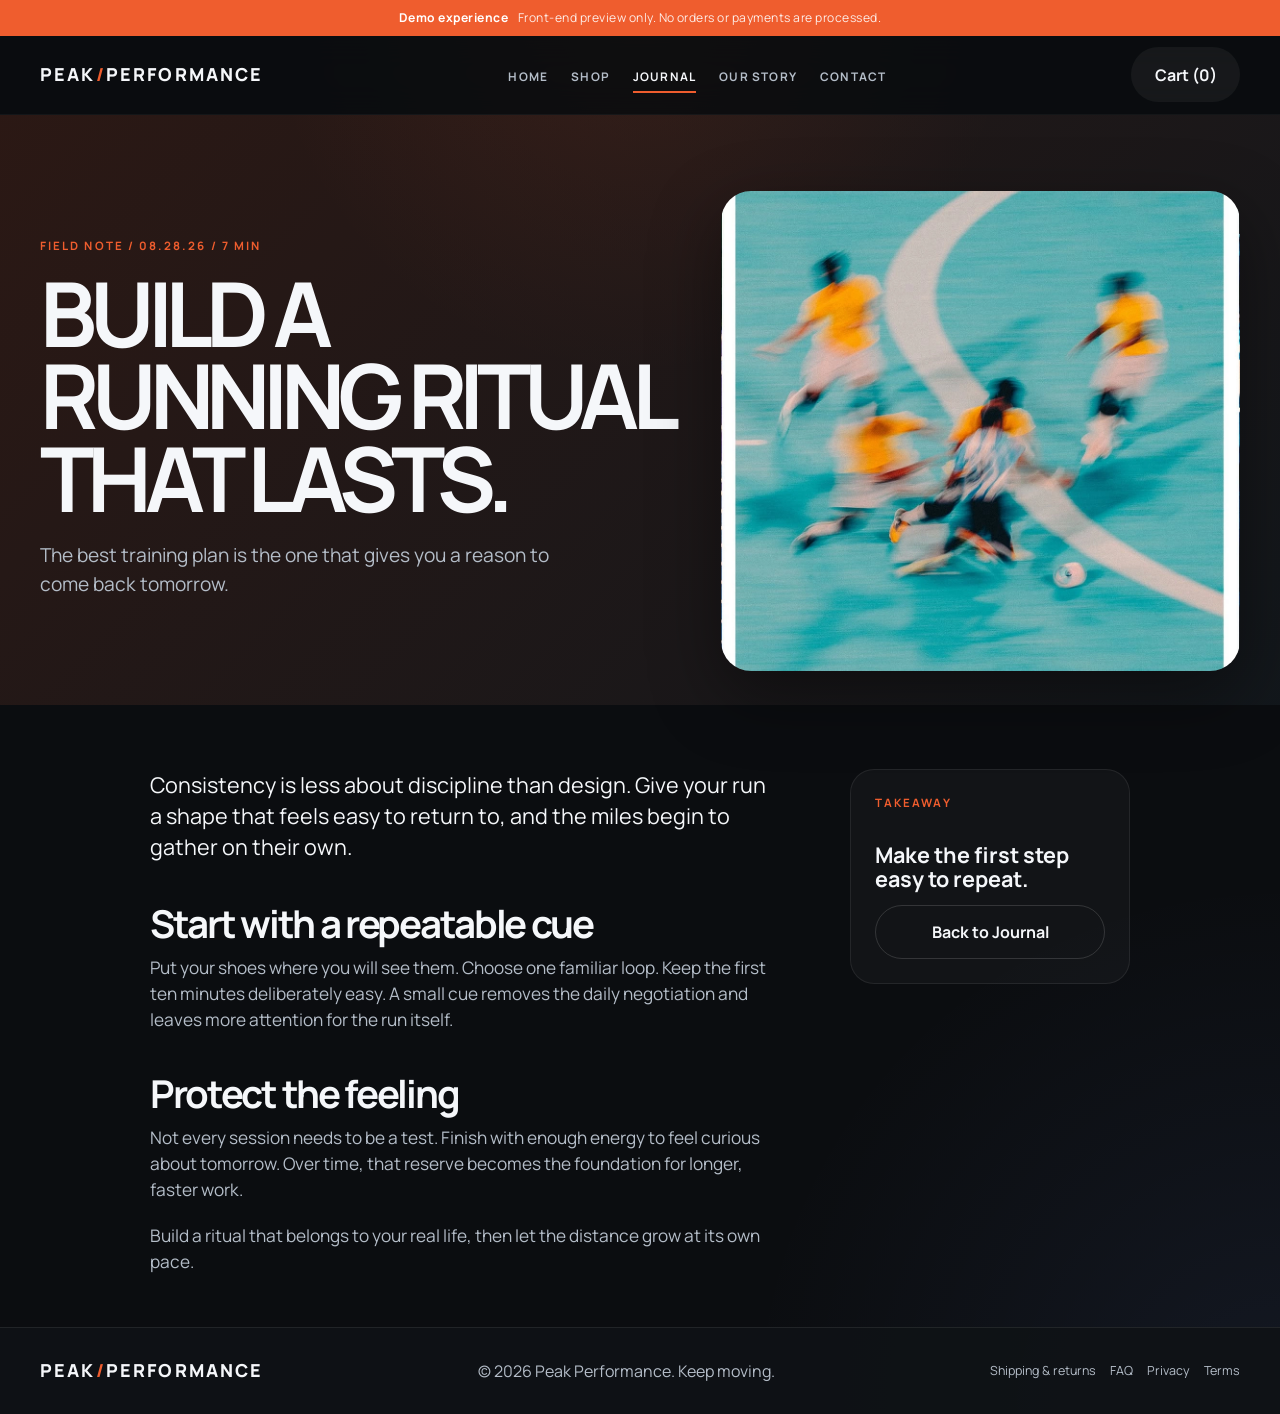
<file: ritual.html>
<!doctype html>
<html lang="en">
  <head>
    <meta charset="UTF-8" />
    <meta name="viewport" content="width=device-width, initial-scale=1.0" />
    <meta
      name="description"
      content="Build a running ritual that lasts with Peak Performance."
    />
    <title>Build a Running Ritual That Lasts | Peak Performance</title>
    <link rel="preconnect" href="https://fonts.googleapis.com" />
    <link rel="preconnect" href="https://fonts.gstatic.com" crossorigin />
    <link
      href="https://fonts.googleapis.com/css2?family=Manrope:wght@400;500;600;700;800&display=swap"
      rel="stylesheet"
    />
    <link rel="stylesheet" href="styles.css" />
    <script src="app.js" defer></script>
  </head>
  <body class="theme-dark">
    <header class="site-header">
      <div class="container nav-wrap">
        <a class="brand" href="index.html">PEAK<span>/</span>PERFORMANCE</a>
        <nav class="main-nav" aria-label="Main navigation">
          <ul class="nav-links">
            <li><a href="index.html">Home</a></li>
            <li><a href="shop.html">Shop</a></li>
            <li><a href="journal.html" class="active">Journal</a></li>
            <li><a href="about.html">Our Story</a></li>
            <li><a href="contact.html">Contact</a></li>
          </ul>
        </nav>
        <div class="nav-actions">
          <a class="nav-pill" href="cart.html">Cart (0)</a
          ><button class="menu-toggle" aria-label="Open menu">☰</button>
        </div>
      </div>
    </header>
    <main>
      <section class="article-hero">
        <div class="container article-hero-inner reveal">
          <div>
            <p class="section-kicker">Field note / 08.28.26 / 7 min</p>
            <h1>Build a running ritual that lasts.</h1>
            <p class="lead">
              The best training plan is the one that gives you a reason to come
              back tomorrow.
            </p>
          </div>
          <img
            src="assets/img12.webp"
            alt="Runner moving through a mountain trail"
          />
        </div>
      </section>
      <article class="container article-layout section-space reveal">
        <div class="article-content">
          <p class="article-intro">
            Consistency is less about discipline than design. Give your run a
            shape that feels easy to return to, and the miles begin to gather on
            their own.
          </p>
          <h2>Start with a repeatable cue</h2>
          <p>
            Put your shoes where you will see them. Choose one familiar loop.
            Keep the first ten minutes deliberately easy. A small cue removes
            the daily negotiation and leaves more attention for the run itself.
          </p>
          <h2>Protect the feeling</h2>
          <p>
            Not every session needs to be a test. Finish with enough energy to
            feel curious about tomorrow. Over time, that reserve becomes the
            foundation for longer, faster work.
          </p>
          <p>
            Build a ritual that belongs to your real life, then let the distance
            grow at its own pace.
          </p>
        </div>
        <aside class="article-aside">
          <p class="section-kicker">Takeaway</p>
          <strong>Make the first step easy to repeat.</strong
          ><a class="btn btn-secondary" href="journal.html">Back to Journal</a>
        </aside>
      </article>
    </main>
    <footer class="site-footer">
      <div class="container footer-wrap">
        <a class="brand" href="index.html">PEAK<span>/</span>PERFORMANCE</a>
        <p>© <span id="year"></span> Peak Performance. Keep moving.</p>
      </div>
    </footer>
  </body>
</html>
</file>
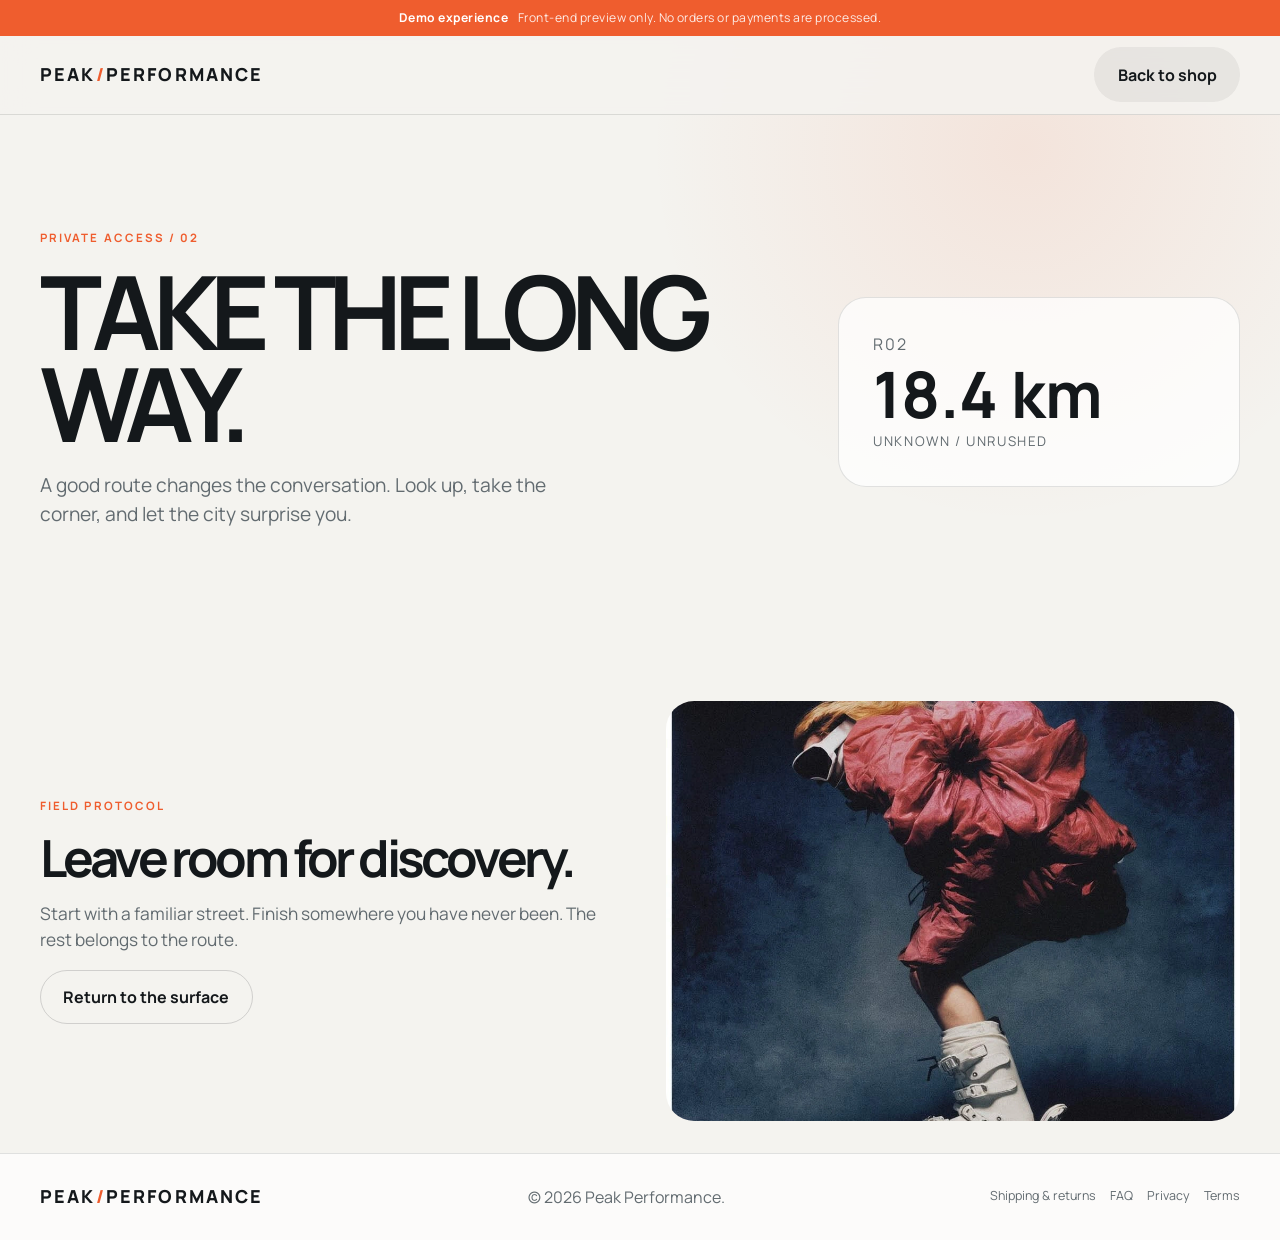
<file: route.html>
<!doctype html>
<html lang="en">
  <head>
    <meta charset="UTF-8" />
    <meta name="viewport" content="width=device-width, initial-scale=1.0" />
    <meta
      name="description"
      content="Route 02, a private Peak Performance field note."
    />
    <title>Route 02 | Peak Performance</title>
    <link rel="preconnect" href="https://fonts.googleapis.com" />
    <link rel="preconnect" href="https://fonts.gstatic.com" crossorigin />
    <link
      href="https://fonts.googleapis.com/css2?family=Manrope:wght@400;500;600;700;800&display=swap"
      rel="stylesheet"
    />
    <link rel="stylesheet" href="styles.css" />
    <script src="app.js" defer></script>
  </head>
  <body class="secret-page route-page theme-light">
    <header class="site-header">
      <div class="container nav-wrap">
        <a class="brand" href="index.html">PEAK<span>/</span>PERFORMANCE</a>
        <div class="nav-actions">
          <a class="nav-pill" href="shop.html">Back to shop</a>
        </div>
      </div>
    </header>
    <main>
      <section class="container route-hero section-space reveal">
        <div>
          <p class="section-kicker">Private access / 02</p>
          <h1>Take the long way.</h1>
          <p class="lead">
            A good route changes the conversation. Look up, take the corner, and
            let the city surprise you.
          </p>
        </div>
        <div class="route-mark">
          <span>R02</span><strong>18.4 km</strong
          ><small>Unknown / Unrushed</small>
        </div>
      </section>
      <section class="container secret-note section-space reveal">
        <div>
          <p class="section-kicker">Field protocol</p>
          <h2>Leave room for discovery.</h2>
          <p>
            Start with a familiar street. Finish somewhere you have never been.
            The rest belongs to the route.
          </p>
          <a class="btn btn-secondary" href="index.html"
            >Return to the surface</a
          >
        </div>
        <img src="assets/img14.webp" alt="Runner discovering a new trail" />
      </section>
    </main>
    <footer class="site-footer">
      <div class="container footer-wrap">
        <a class="brand" href="index.html">PEAK<span>/</span>PERFORMANCE</a>
        <p>© <span id="year"></span> Peak Performance.</p>
      </div>
    </footer>
  </body>
</html>
</file>
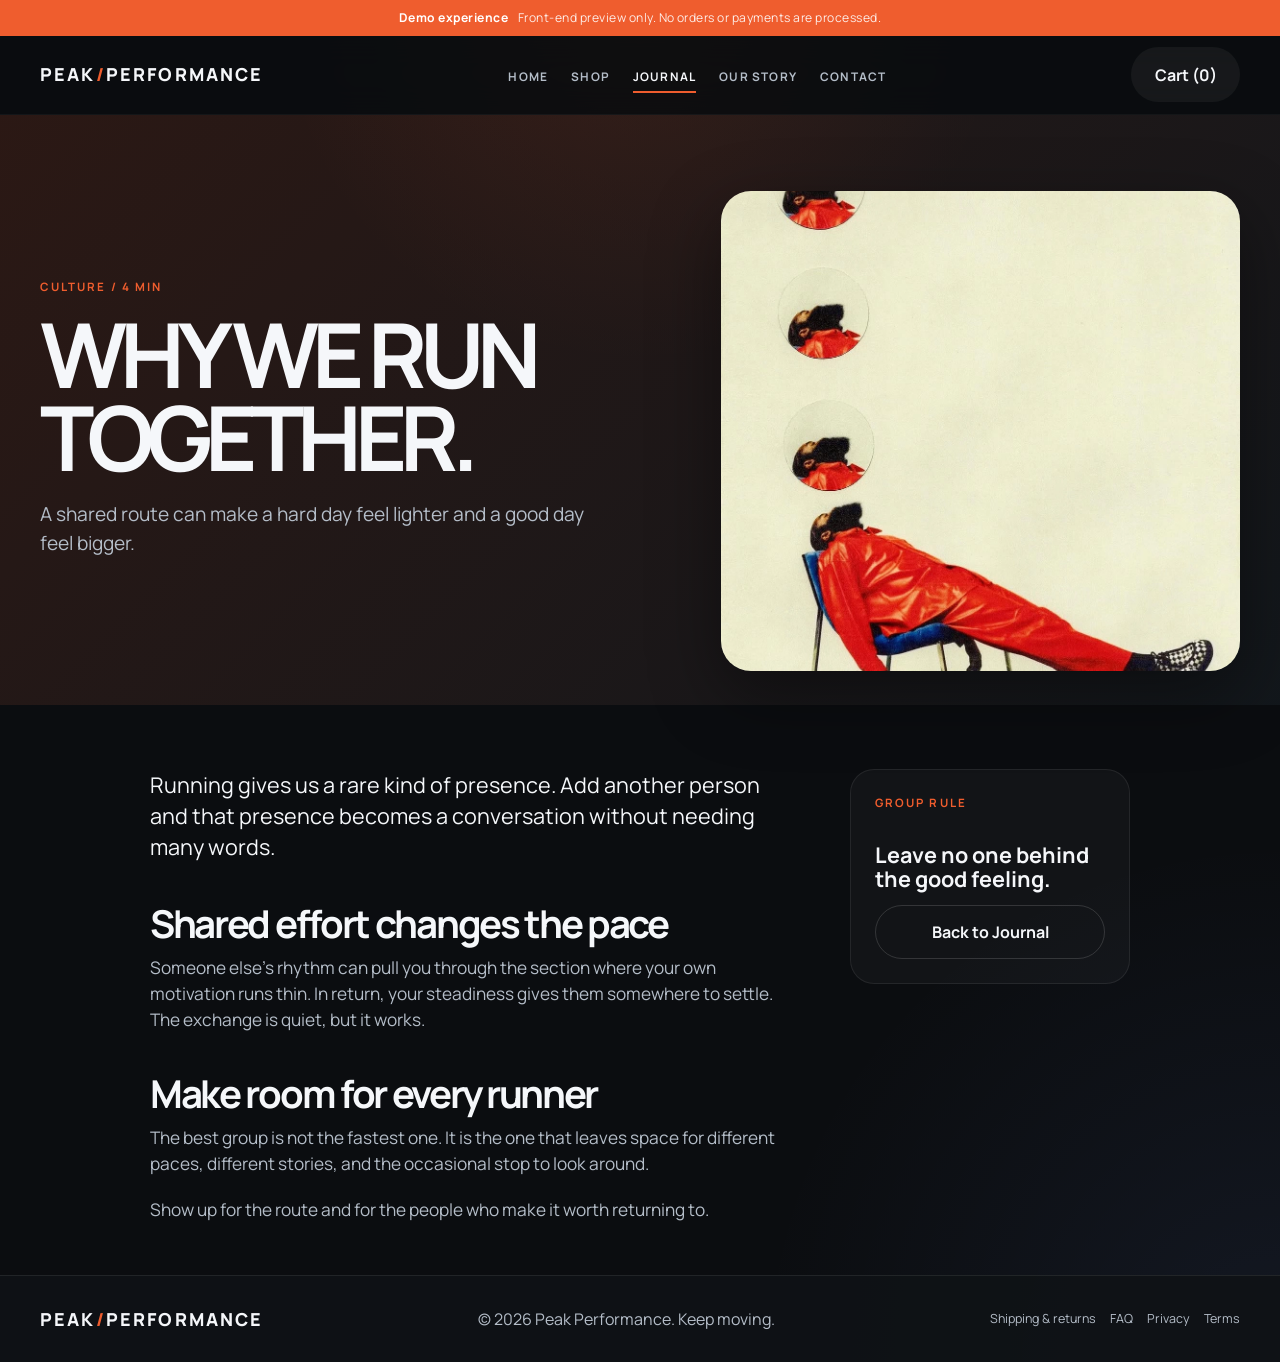
<file: run-together.html>
<!doctype html>
<html lang="en">
  <head>
    <meta charset="UTF-8" />
    <meta name="viewport" content="width=device-width, initial-scale=1.0" />
    <meta
      name="description"
      content="Discover why we run together with Peak Performance."
    />
    <title>Why We Run Together | Peak Performance</title>
    <link rel="preconnect" href="https://fonts.googleapis.com" />
    <link rel="preconnect" href="https://fonts.gstatic.com" crossorigin />
    <link
      href="https://fonts.googleapis.com/css2?family=Manrope:wght@400;500;600;700;800&display=swap"
      rel="stylesheet"
    />
    <link rel="stylesheet" href="styles.css" />
    <script src="app.js" defer></script>
  </head>
  <body class="theme-dark">
    <header class="site-header">
      <div class="container nav-wrap">
        <a class="brand" href="index.html">PEAK<span>/</span>PERFORMANCE</a>
        <nav class="main-nav" aria-label="Main navigation">
          <ul class="nav-links">
            <li><a href="index.html">Home</a></li>
            <li><a href="shop.html">Shop</a></li>
            <li><a href="journal.html" class="active">Journal</a></li>
            <li><a href="about.html">Our Story</a></li>
            <li><a href="contact.html">Contact</a></li>
          </ul>
        </nav>
        <div class="nav-actions">
          <a class="nav-pill" href="cart.html">Cart (0)</a
          ><button class="menu-toggle" aria-label="Open menu">☰</button>
        </div>
      </div>
    </header>
    <main>
      <section class="article-hero">
        <div class="container article-hero-inner reveal">
          <div>
            <p class="section-kicker">Culture / 4 min</p>
            <h1>Why we run together.</h1>
            <p class="lead">
              A shared route can make a hard day feel lighter and a good day
              feel bigger.
            </p>
          </div>
          <img src="assets/img15.webp" alt="Runners gathering outdoors" />
        </div>
      </section>
      <article class="container article-layout section-space reveal">
        <div class="article-content">
          <p class="article-intro">
            Running gives us a rare kind of presence. Add another person and
            that presence becomes a conversation without needing many words.
          </p>
          <h2>Shared effort changes the pace</h2>
          <p>
            Someone else’s rhythm can pull you through the section where your
            own motivation runs thin. In return, your steadiness gives them
            somewhere to settle. The exchange is quiet, but it works.
          </p>
          <h2>Make room for every runner</h2>
          <p>
            The best group is not the fastest one. It is the one that leaves
            space for different paces, different stories, and the occasional
            stop to look around.
          </p>
          <p>
            Show up for the route and for the people who make it worth returning
            to.
          </p>
        </div>
        <aside class="article-aside">
          <p class="section-kicker">Group rule</p>
          <strong>Leave no one behind the good feeling.</strong
          ><a class="btn btn-secondary" href="journal.html">Back to Journal</a>
        </aside>
      </article>
    </main>
    <footer class="site-footer">
      <div class="container footer-wrap">
        <a class="brand" href="index.html">PEAK<span>/</span>PERFORMANCE</a>
        <p>© <span id="year"></span> Peak Performance. Keep moving.</p>
      </div>
    </footer>
  </body>
</html>
</file>
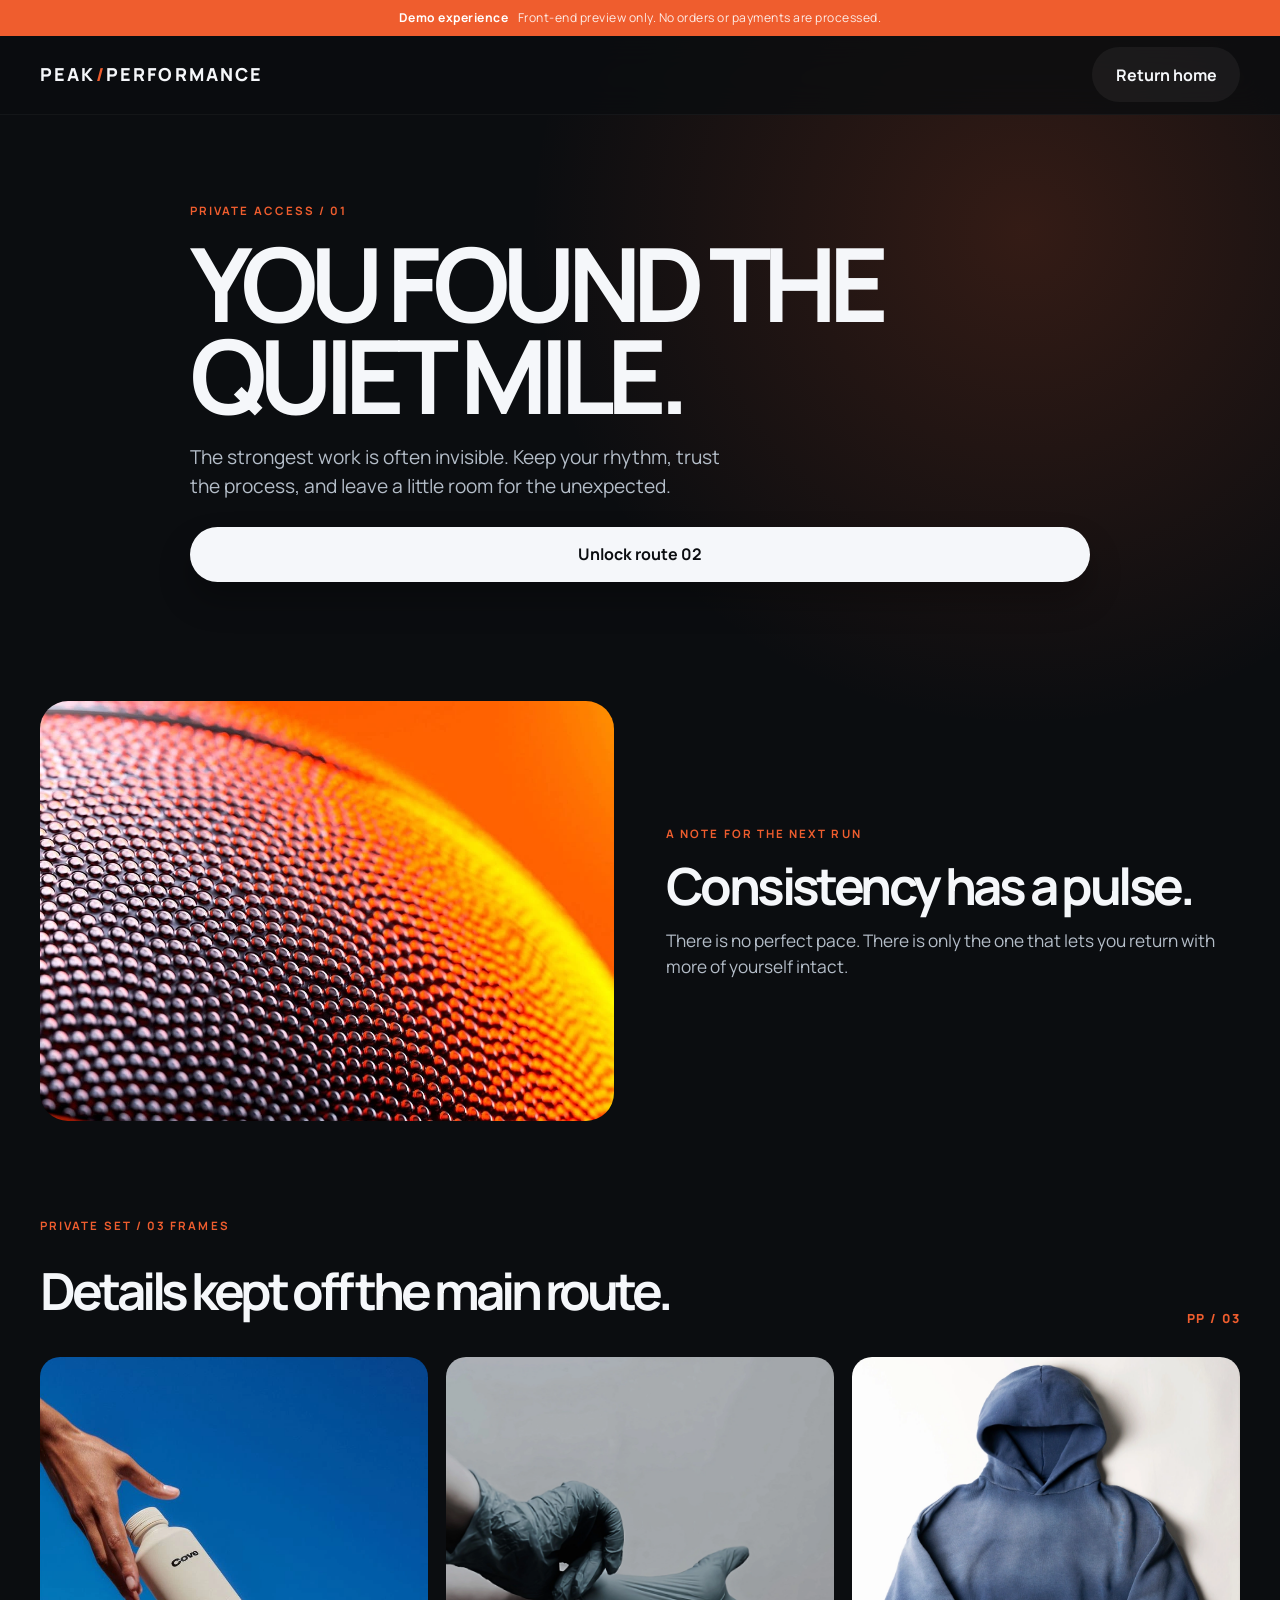
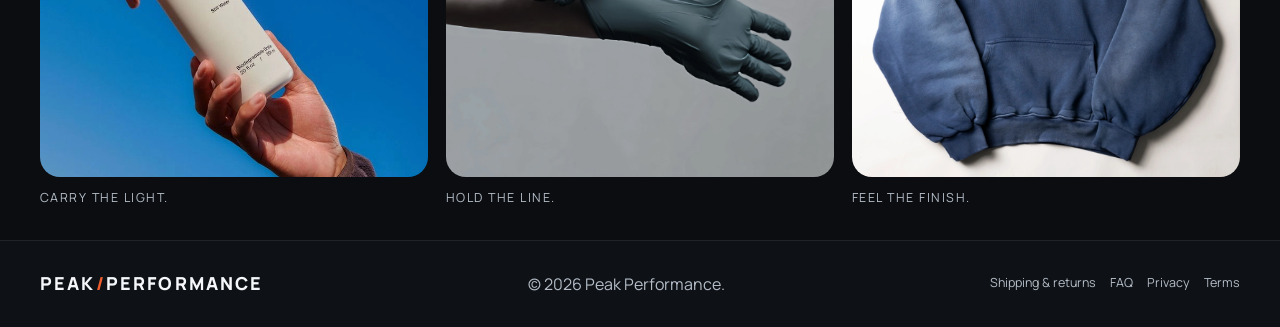
<file: secret.html>
<!doctype html>
<html lang="en">
  <head>
    <meta charset="UTF-8" />
    <meta name="viewport" content="width=device-width, initial-scale=1.0" />
    <meta name="description" content="A private note from Peak Performance." />
    <title>Inner Circle | Peak Performance</title>
    <link rel="preconnect" href="https://fonts.googleapis.com" />
    <link rel="preconnect" href="https://fonts.gstatic.com" crossorigin />
    <link
      href="https://fonts.googleapis.com/css2?family=Manrope:wght@400;500;600;700;800&display=swap"
      rel="stylesheet"
    />
    <link rel="stylesheet" href="styles.css" />
    <script src="app.js" defer></script>
  </head>
  <body class="secret-page theme-dark">
    <header class="site-header">
      <div class="container nav-wrap">
        <a class="brand" href="index.html">PEAK<span>/</span>PERFORMANCE</a>
        <div class="nav-actions">
          <a class="nav-pill" href="index.html">Return home</a>
        </div>
      </div>
    </header>
    <main>
      <section class="container secret-hero section-space reveal">
        <p class="section-kicker">Private access / 01</p>
        <h1>You found the quiet mile.</h1>
        <p class="lead">
          The strongest work is often invisible. Keep your rhythm, trust the
          process, and leave a little room for the unexpected.
        </p>
        <a class="btn btn-primary" href="route.html">Unlock route 02</a>
      </section>
      <section class="container secret-note section-space reveal">
        <img
          src="assets/img13.webp"
          alt="Runner taking a quiet training break"
        />
        <div>
          <p class="section-kicker">A note for the next run</p>
          <h2>Consistency has a pulse.</h2>
          <p>
            There is no perfect pace. There is only the one that lets you return
            with more of yourself intact.
          </p>
        </div>
      </section>
      <section class="container secret-gallery section-space reveal">
        <div class="section-head">
          <div>
            <p class="section-kicker">Private set / 03 frames</p>
            <h2>Details kept off the main route.</h2>
          </div>
          <span class="secret-mark">PP / 03</span>
        </div>
        <div class="secret-gallery-grid">
          <figure>
            <img
              src="assets/img bottle 2.webp"
              alt="Alternate Summit Bottle image against a blue sky"
              loading="lazy"
            />
            <figcaption>Carry the light.</figcaption>
          </figure>
          <figure>
            <img
              src="assets/img gloves 2.webp"
              alt="Alternate Pulse Gloves image ready for training"
              loading="lazy"
            />
            <figcaption>Hold the line.</figcaption>
          </figure>
          <figure>
            <img
              src="assets/img hoodie2.webp"
              alt="Alternate Forge Hoodie product image"
              loading="lazy"
            />
            <figcaption>Feel the finish.</figcaption>
          </figure>
        </div>
      </section>
    </main>
    <footer class="site-footer">
      <div class="container footer-wrap">
        <a class="brand" href="index.html">PEAK<span>/</span>PERFORMANCE</a>
        <p>© <span id="year"></span> Peak Performance.</p>
      </div>
    </footer>
  </body>
</html>
</file>
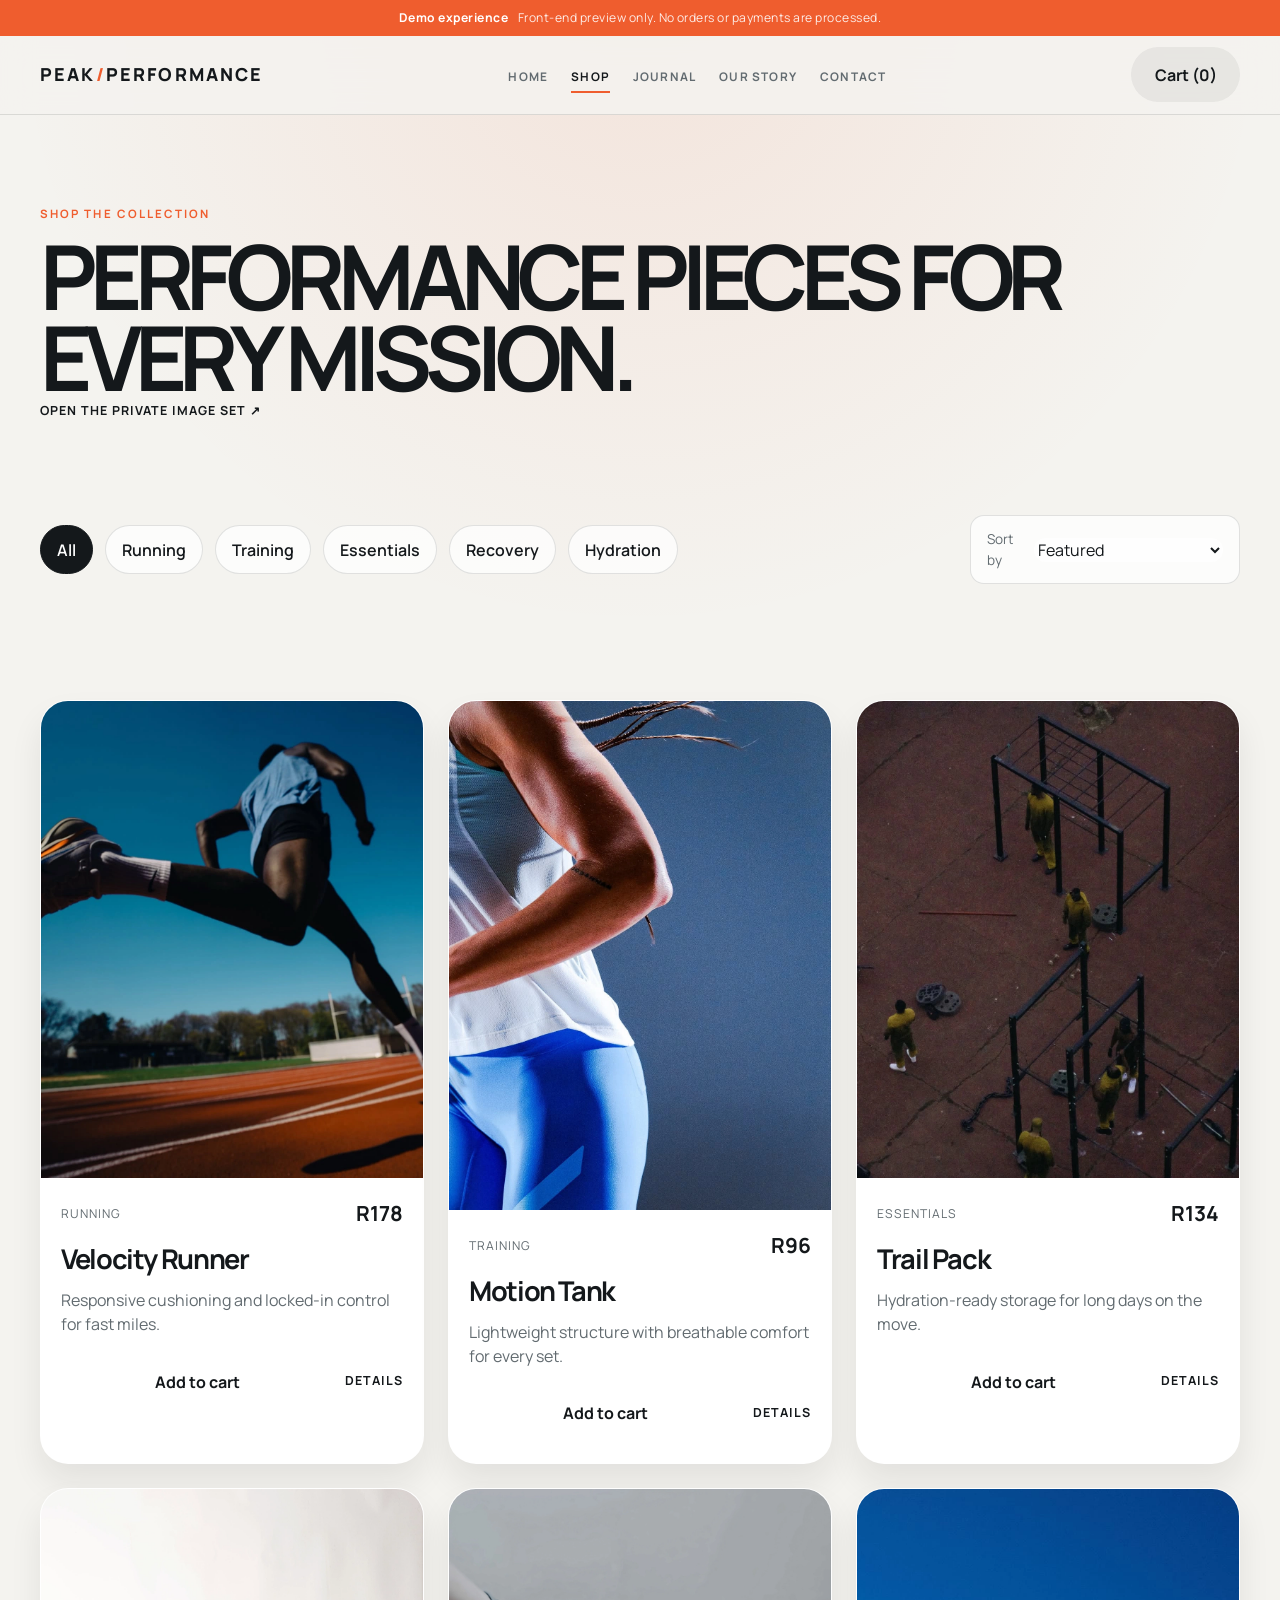
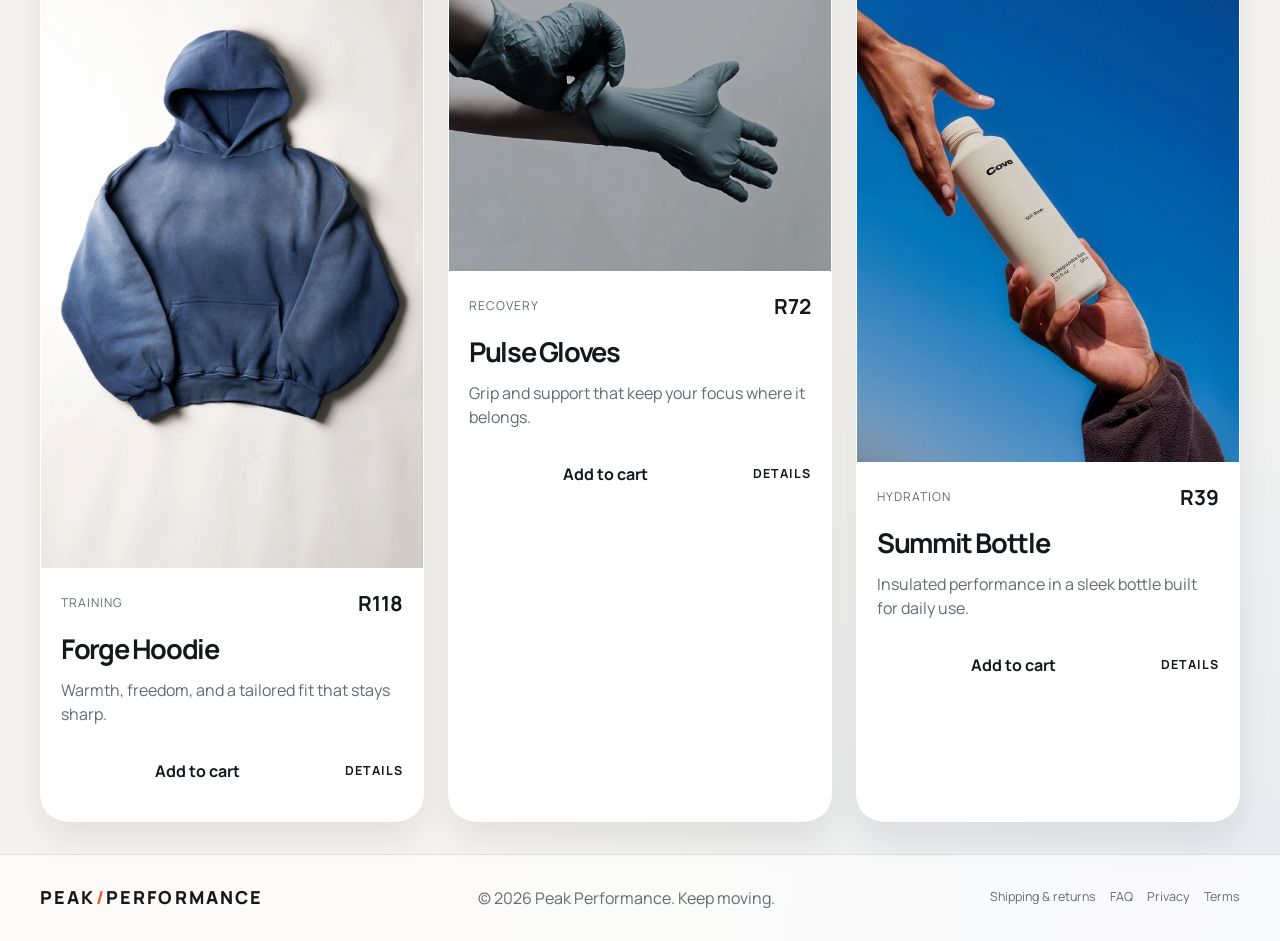
<file: shop.html>
<!doctype html>
<html lang="en">
  <head>
    <meta charset="UTF-8" />
    <meta name="viewport" content="width=device-width, initial-scale=1.0" />
    <meta
      name="description"
      content="Shop premium performance essentials from Peak Performance."
    />
    <title>Shop | Peak Performance</title>
    <link rel="preconnect" href="https://fonts.googleapis.com" />
    <link rel="preconnect" href="https://fonts.gstatic.com" crossorigin />
    <link
      href="https://fonts.googleapis.com/css2?family=Manrope:wght@400;500;600;700;800&display=swap"
      rel="stylesheet"
    />
    <link rel="stylesheet" href="styles.css" />
    <script src="app.js" defer></script>
  </head>
  <body class="theme-light">
    <header class="site-header">
      <div class="container nav-wrap">
        <a class="brand" href="index.html">PEAK<span>/</span>PERFORMANCE</a>
        <nav class="main-nav" aria-label="Main navigation">
          <ul class="nav-links">
            <li><a href="index.html">Home</a></li>
            <li><a href="shop.html" class="active">Shop</a></li>
            <li><a href="journal.html">Journal</a></li>
            <li><a href="about.html">Our Story</a></li>
            <li><a href="contact.html">Contact</a></li>
          </ul>
        </nav>
        <div class="nav-actions">
          <a class="nav-pill" href="cart.html">Cart (2)</a>
          <button class="menu-toggle" aria-label="Open menu">☰</button>
        </div>
      </div>
    </header>

    <main>
      <section class="page-hero small-hero">
        <div class="container reveal">
          <p class="section-kicker">Shop the collection</p>
          <h1>Performance pieces for every mission.</h1>
          <a class="text-link" href="secret.html">Open the private image set ↗</a>
        </div>
      </section>

      <section class="container section-space reveal">
        <div class="toolbar">
          <div class="chip-group">
            <button class="chip active" type="button" data-filter="all">
              All
            </button>
            <button class="chip" type="button" data-filter="Running">
              Running
            </button>
            <button class="chip" type="button" data-filter="Training">
              Training
            </button>
            <button class="chip" type="button" data-filter="Essentials">
              Essentials
            </button>
            <button class="chip" type="button" data-filter="Recovery">
              Recovery
            </button>
            <button class="chip" type="button" data-filter="Hydration">
              Hydration
            </button>
          </div>
          <div class="sort-box">
            <span>Sort by</span>
            <select aria-label="Sort by">
              <option value="featured">Featured</option>
              <option value="price-asc">Price: Low to High</option>
              <option value="price-desc">Price: High to Low</option>
            </select>
          </div>
        </div>
      </section>

      <section class="container section-space">
        <div class="product-grid reveal">
          <article
            class="product-card"
            data-product-id="velocity-runner"
            data-product-name="Velocity Runner"
            data-product-price="178"
            data-product-category="Running"
            data-product-image="assets/img3.webp"
          >
            <div class="product-thumb gradient-a">
              <img src="assets/img3.webp" alt="Runner sprinting in motion" />
            </div>
            <div class="product-body">
              <div class="product-meta">
                <span>Running</span>
                <strong>R178</strong>
              </div>
              <h3>Velocity Runner</h3>
              <p>Responsive cushioning and locked-in control for fast miles.</p>
              <div class="product-actions">
                <button class="btn btn-light add-to-cart" type="button">
                  Add to cart
                </button>
                <a class="text-link" href="product.html?product=velocity-runner"
                  >Details</a
                >
              </div>
            </div>
          </article>

          <article
            class="product-card"
            data-product-id="motion-tank"
            data-product-name="Motion Tank"
            data-product-price="96"
            data-product-category="Training"
            data-product-image="assets/img9.webp"
          >
            <div class="product-thumb gradient-b">
              <img
                src="assets/img9.webp"
                alt="Athlete training in activewear"
              />
            </div>
            <div class="product-body">
              <div class="product-meta">
                <span>Training</span>
                <strong>R96</strong>
              </div>
              <h3>Motion Tank</h3>
              <p>
                Lightweight structure with breathable comfort for every set.
              </p>
              <div class="product-actions">
                <button class="btn btn-light add-to-cart" type="button">
                  Add to cart
                </button>
                <a class="text-link" href="product.html?product=motion-tank"
                  >Details</a
                >
              </div>
            </div>
          </article>

          <article
            class="product-card"
            data-product-id="trail-pack"
            data-product-name="Trail Pack"
            data-product-price="134"
            data-product-category="Essentials"
            data-product-image="assets/img10.webp"
          >
            <div class="product-thumb gradient-c">
              <img
                src="assets/img10.webp"
                alt="Runner outdoors with a backpack"
              />
            </div>
            <div class="product-body">
              <div class="product-meta">
                <span>Essentials</span>
                <strong>R134</strong>
              </div>
              <h3>Trail Pack</h3>
              <p>Hydration-ready storage for long days on the move.</p>
              <div class="product-actions">
                <button class="btn btn-light add-to-cart" type="button">
                  Add to cart
                </button>
                <a class="text-link" href="product.html?product=trail-pack"
                  >Details</a
                >
              </div>
            </div>
          </article>

          <article
            class="product-card"
            data-product-id="forge-hoodie"
            data-product-name="Forge Hoodie"
            data-product-price="118"
            data-product-category="Training"
            data-product-image="assets/img hoodie2.webp"
          >
            <div class="product-thumb gradient-d">
              <img
                src="assets/img hoodie2.webp"
                alt="Forge Hoodie laid out for inspection"
              />
            </div>
            <div class="product-body">
              <div class="product-meta">
                <span>Training</span>
                <strong>R118</strong>
              </div>
              <h3>Forge Hoodie</h3>
              <p>Warmth, freedom, and a tailored fit that stays sharp.</p>
              <div class="product-actions">
                <button class="btn btn-light add-to-cart" type="button">
                  Add to cart
                </button>
                <a class="text-link" href="product.html?product=forge-hoodie"
                  >Details</a
                >
              </div>
            </div>
          </article>

          <article
            class="product-card"
            data-product-id="pulse-gloves"
            data-product-name="Pulse Gloves"
            data-product-price="72"
            data-product-category="Recovery"
            data-product-image="assets/img gloves 2.webp"
          >
            <div class="product-thumb gradient-e">
              <img
                src="assets/img gloves 2.webp"
                alt="Pulse Gloves ready for training"
              />
            </div>
            <div class="product-body">
              <div class="product-meta">
                <span>Recovery</span>
                <strong>R72</strong>
              </div>
              <h3>Pulse Gloves</h3>
              <p>Grip and support that keep your focus where it belongs.</p>
              <div class="product-actions">
                <button class="btn btn-light add-to-cart" type="button">
                  Add to cart
                </button>
                <a class="text-link" href="product.html?product=pulse-gloves"
                  >Details</a
                >
              </div>
            </div>
          </article>

          <article
            class="product-card"
            data-product-id="summit-bottle"
            data-product-name="Summit Bottle"
            data-product-price="39"
            data-product-category="Hydration"
            data-product-image="assets/img bottle 2.webp"
          >
            <div class="product-thumb gradient-f">
              <img
                src="assets/img bottle 2.webp"
                alt="Summit Bottle held against a blue sky"
              />
            </div>
            <div class="product-body">
              <div class="product-meta">
                <span>Hydration</span>
                <strong>R39</strong>
              </div>
              <h3>Summit Bottle</h3>
              <p>
                Insulated performance in a sleek bottle built for daily use.
              </p>
              <div class="product-actions">
                <button class="btn btn-light add-to-cart" type="button">
                  Add to cart
                </button>
                <a class="text-link" href="product.html?product=summit-bottle"
                  >Details</a
                >
              </div>
            </div>
          </article>
        </div>
      </section>
    </main>

    <footer class="site-footer">
      <div class="container footer-wrap">
        <div>
          <a class="brand" href="index.html">PEAK<span>/</span>PERFORMANCE</a>
        </div>
        <p>© <span id="year"></span> Peak Performance. Keep moving.</p>
      </div>
    </footer>
  </body>
</html>
</file>
<file: styles.css>
:root {
  --bg: #0b0d10;
  --bg-strong: #11161b;
  --panel: #151b20;
  --panel-soft: #1d252d;
  --text: #f5f7fa;
  --muted: #b4bdc8;
  --accent: #ef5d2e;
  --accent-dark: #d64b1b;
  --line: rgba(255, 255, 255, 0.08);
  --shadow: 0 24px 70px rgba(0, 0, 0, 0.42);
  --shadow-soft: 0 18px 32px rgba(0, 0, 0, 0.28);
}

* {
  box-sizing: border-box;
}

html {
  scroll-behavior: smooth;
}

body {
  margin: 0;
  font-family: "Manrope", "Segoe UI", sans-serif;
  color: var(--text);
  background:
    radial-gradient(circle at top, rgba(239, 93, 46, 0.12), transparent 24%),
    radial-gradient(
      circle at bottom right,
      rgba(120, 155, 255, 0.08),
      transparent 28%
    ),
    var(--bg);
  line-height: 1.5;
  color-scheme: dark;
}

body.theme-light {
  --bg: #f4f3ef;
  --bg-strong: #ffffff;
  --panel: #ffffff;
  --panel-soft: #e5e5df;
  --text: #14181b;
  --muted: #626b70;
  --line: rgba(20, 24, 27, 0.12);
  --shadow: 0 24px 70px rgba(20, 24, 27, 0.14);
  --shadow-soft: 0 18px 32px rgba(20, 24, 27, 0.08);
  background:
    radial-gradient(circle at top, rgba(239, 93, 46, 0.1), transparent 24%),
    radial-gradient(
      circle at bottom right,
      rgba(120, 155, 255, 0.1),
      transparent 28%
    ),
    var(--bg);
  color-scheme: light;
}

.demo-banner {
  display: flex;
  justify-content: center;
  gap: 0.6rem;
  padding: 0.55rem 1rem;
  background: var(--accent);
  color: #ffffff;
  font-size: 0.76rem;
  letter-spacing: 0.04em;
  text-align: center;
}

.demo-banner span {
  opacity: 0.88;
}

a {
  color: inherit;
  text-decoration: none;
}

img {
  max-width: 100%;
  display: block;
}

.image-link {
  display: block;
  cursor: pointer;
}

.image-link img {
  transition:
    transform 0.35s ease,
    filter 0.35s ease;
}

.image-link:hover img,
.image-link:focus-visible img {
  transform: scale(1.035);
  filter: saturate(1.12) contrast(1.04);
}

button,
input,
textarea,
select {
  font: inherit;
}

.container {
  width: min(1200px, calc(100% - 32px));
  margin-inline: auto;
}

.site-header {
  position: sticky;
  top: 0;
  z-index: 50;
  background: rgba(11, 13, 16, 0.8);
  -webkit-backdrop-filter: blur(16px);
  backdrop-filter: blur(16px);
  border-bottom: 1px solid rgba(255, 255, 255, 0.04);
}

.theme-light .site-header {
  background: rgba(244, 243, 239, 0.86);
  border-bottom-color: var(--line);
}

.nav-wrap {
  display: flex;
  align-items: center;
  justify-content: space-between;
  gap: 24px;
  min-height: 78px;
}

.brand {
  font-size: clamp(1rem, 1.4vw, 1.5rem);
  font-weight: 800;
  letter-spacing: 0.12em;
  text-transform: uppercase;
}

.brand span {
  color: var(--accent);
}

.main-nav {
  display: flex;
  align-items: center;
}

.nav-links {
  display: flex;
  align-items: center;
  gap: clamp(1rem, 1.8vw, 2.2rem);
  list-style: none;
  margin: 0;
  padding: 0;
}

.nav-links a {
  position: relative;
  font-size: 0.74rem;
  font-weight: 700;
  letter-spacing: 0.1em;
  text-transform: uppercase;
  color: var(--muted);
  transition: color 0.2s ease;
}

.nav-links a::after {
  content: "";
  position: absolute;
  left: 0;
  bottom: -8px;
  width: 100%;
  height: 2px;
  background: var(--accent);
  transform: scaleX(0);
  transform-origin: left;
  transition: transform 0.2s ease;
}

.nav-links a:hover,
.nav-links a:focus-visible,
.nav-links a.active {
  color: var(--text);
}

.nav-links a:hover::after,
.nav-links a:focus-visible::after,
.nav-links a.active::after {
  transform: scaleX(1);
}

.nav-actions {
  display: flex;
  align-items: center;
  gap: 14px;
}

.nav-pill,
.btn {
  display: inline-flex;
  align-items: center;
  justify-content: center;
  padding: 0.9rem 1.4rem;
  border-radius: 999px;
  border: 1px solid transparent;
  font-weight: 700;
  transition:
    transform 0.2s ease,
    box-shadow 0.2s ease,
    background 0.2s ease;
}

.nav-pill {
  background: rgba(255, 255, 255, 0.05);
  color: var(--text);
}

.theme-light .nav-pill {
  background: rgba(20, 24, 27, 0.06);
}

.btn:hover,
.nav-pill:hover,
.btn:focus-visible,
.nav-pill:focus-visible {
  transform: translateY(-2px);
}

.btn-primary {
  background: var(--text);
  color: #0b0d10;
  box-shadow: var(--shadow-soft);
}

.theme-light .btn-primary {
  background: var(--accent);
  color: #ffffff;
  box-shadow: 0 14px 28px rgba(239, 93, 46, 0.2);
}

.btn-secondary {
  background: transparent;
  border-color: rgba(255, 255, 255, 0.14);
  color: var(--text);
}

.theme-light .btn-secondary {
  border-color: rgba(20, 24, 27, 0.16);
}

.btn-light {
  background: rgba(255, 255, 255, 0.04);
  border-color: rgba(255, 255, 255, 0.08);
  color: var(--text);
}

.menu-toggle {
  display: none;
  border: 0;
  background: transparent;
  font-size: 2rem;
  cursor: pointer;
  color: var(--text);
}

.page-hero {
  padding: 70px 0 30px;
}

.hero-section {
  padding-top: 58px;
}

.hero-layout {
  display: grid;
  grid-template-columns: 1.08fr 0.92fr;
  align-items: center;
  gap: 40px;
}

.section-kicker {
  margin: 0 0 18px;
  color: var(--accent);
  font-size: 0.72rem;
  letter-spacing: 0.18em;
  font-weight: 700;
  text-transform: uppercase;
}

.hero-copy h1,
.page-hero h1 {
  margin: 0;
  font-size: clamp(3.3rem, 7vw, 7rem);
  line-height: 0.9;
  letter-spacing: -0.08em;
  text-transform: uppercase;
}

.lead {
  max-width: 560px;
  margin: 22px 0 26px;
  color: var(--muted);
  font-size: clamp(1.05rem, 1.5vw, 1.3rem);
}

.cta-row {
  display: flex;
  flex-wrap: wrap;
  gap: 14px;
  margin-bottom: 22px;
}

.trust-list {
  display: flex;
  flex-wrap: wrap;
  gap: 18px;
  list-style: none;
  margin: 0;
  padding: 0;
  color: var(--muted);
  font-size: 0.85rem;
}

.trust-list li {
  position: relative;
  padding-left: 18px;
}

.trust-list li::before {
  content: "•";
  position: absolute;
  left: 0;
  color: var(--accent);
}

.hero-visual {
  position: relative;
  min-height: 540px;
  border-radius: 36px;
  background: linear-gradient(135deg, #ecdfd3 0%, #c9d6de 32%, #9db0c7 100%);
  box-shadow: var(--shadow);
  overflow: hidden;
  display: grid;
  place-items: center;
}

.hero-photo,
.story-photo {
  position: absolute;
  inset: 0;
  width: 100%;
  height: 100%;
  object-fit: cover;
}

.hero-visual::before {
  content: "";
  position: absolute;
  inset: 18% 10% 18% 10%;
  border-radius: 50% 42% 58% 44%;
  border: 2px solid rgba(255, 255, 255, 0.58);
  transform: rotate(16deg);
  z-index: 1;
}

.hero-photo {
  filter: saturate(0.9) contrast(1.06);
}

.hero-image-link,
.product-image-link {
  position: absolute;
  inset: 0;
  overflow: hidden;
}

.product-image-link img {
  width: 100%;
  height: 100%;
  object-fit: cover;
}

.visual-card {
  position: absolute;
  display: flex;
  flex-direction: column;
  gap: 6px;
  background: rgba(255, 255, 255, 0.82);
  border: 1px solid rgba(255, 255, 255, 0.5);
  border-radius: 18px;
  padding: 14px 18px;
  -webkit-backdrop-filter: blur(6px);
  backdrop-filter: blur(6px);
  box-shadow: var(--shadow-soft);
  z-index: 2;
}

.visual-card span {
  font-size: 0.8rem;
  color: var(--accent);
  font-weight: 700;
  letter-spacing: 0.09em;
  text-transform: uppercase;
}

.visual-card strong {
  font-size: 0.9rem;
}

.visual-card-top {
  top: 28px;
  left: 28px;
}

.visual-card-bottom {
  bottom: 28px;
  right: 28px;
}

.product-badge {
  position: absolute;
  right: 26px;
  top: 120px;
  z-index: 3;
  padding: 0.7rem 1rem;
  border-radius: 999px;
  background: rgba(17, 17, 17, 0.9);
  color: white;
  letter-spacing: 0.08em;
  text-transform: uppercase;
  font-size: 0.7rem;
  font-weight: 700;
}

.section-space {
  padding-top: 64px;
  padding-bottom: 32px;
}

.stats-grid {
  display: grid;
  grid-template-columns: repeat(3, minmax(0, 1fr));
  gap: 18px;
}

.stat-item {
  display: flex;
  flex-direction: column;
  gap: 10px;
  padding: 28px 22px;
  background: rgba(255, 255, 255, 0.03);
  border: 1px solid var(--line);
  border-radius: 24px;
  box-shadow: var(--shadow-soft);
}

.stat-item strong {
  font-size: clamp(1.8rem, 3vw, 2.8rem);
  line-height: 1;
}

.stat-item span {
  color: var(--muted);
}

.section-head {
  display: flex;
  align-items: end;
  justify-content: space-between;
  gap: 16px;
  margin-bottom: 28px;
}

.section-head h2,
.highlight-panel h2 {
  margin: 0;
  font-size: clamp(2.3rem, 4vw, 3.5rem);
  letter-spacing: -0.08em;
}

.text-link {
  color: var(--text);
  font-weight: 700;
  letter-spacing: 0.08em;
  text-transform: uppercase;
  font-size: 0.78rem;
}

.product-grid {
  display: grid;
  grid-template-columns: repeat(3, minmax(0, 1fr));
  gap: 24px;
}

.product-card {
  border-radius: 28px;
  background: var(--panel);
  border: 1px solid rgba(255, 255, 255, 0.04);
  box-shadow: var(--shadow-soft);
  overflow: hidden;
  transition:
    transform 0.18s ease,
    box-shadow 0.18s ease;
}

.product-card:hover {
  transform: translateY(-4px) scale(1.01);
  box-shadow: var(--shadow);
}

.product-thumb {
  position: relative;
  display: block;
  min-height: 220px;
  overflow: hidden;
  font-size: clamp(3.8rem, 7vw, 5rem);
}

.product-thumb img {
  width: 100%;
  height: 100%;
  object-fit: cover;
  display: block;
}

.gradient-a {
  background: linear-gradient(135deg, #dfeaf2, #fdf0e8);
}
.gradient-b {
  background: linear-gradient(135deg, #f0d8d8, #dfe7f2);
}
.gradient-c {
  background: linear-gradient(135deg, #e1e3d2, #edf2f8);
}
.gradient-d {
  background: linear-gradient(135deg, #f4d6d2, #e6e3f5);
}
.gradient-e {
  background: linear-gradient(135deg, #d7ebe5, #f3e2d7);
}
.gradient-f {
  background: linear-gradient(135deg, #ecdfd5, #dfeaf7);
}

.product-body {
  padding: 20px 20px 22px;
}

.product-meta {
  display: flex;
  align-items: center;
  justify-content: space-between;
  gap: 12px;
  margin-bottom: 10px;
  color: var(--muted);
  font-size: 0.76rem;
  letter-spacing: 0.08em;
  text-transform: uppercase;
}

.product-meta strong {
  color: var(--text);
  font-size: 1.3rem;
  letter-spacing: 0;
  text-transform: none;
}

.product-card h3 {
  margin: 0 0 8px;
  font-size: 1.7rem;
  letter-spacing: -0.05em;
}

.product-card p {
  margin: 0;
  color: var(--muted);
}

.highlight-panel {
  padding-top: 24px;
  padding-bottom: 72px;
}

.highlight-inner {
  display: flex;
  flex-direction: column;
  align-items: center;
  justify-content: center;
  gap: 24px;
  padding: 28px 30px;
  border-radius: 32px;
  background: linear-gradient(135deg, #171717 0%, #2e2e2e 100%);
  color: white;
  box-shadow: var(--shadow);
  text-align: center;
}

.highlight-inner .section-kicker {
  color: rgba(255, 255, 255, 0.72);
}

.site-footer {
  border-top: 1px solid var(--line);
  background: rgba(15, 18, 22, 0.9);
}

.theme-light .site-footer {
  background: rgba(255, 255, 255, 0.72);
  border-top-color: var(--line);
}

.footer-wrap {
  display: flex;
  align-items: center;
  justify-content: space-between;
  gap: 18px;
  min-height: 86px;
}

.site-footer p {
  margin: 0;
  color: var(--muted);
}

.footer-links {
  display: flex;
  flex-wrap: wrap;
  gap: 14px;
  color: var(--muted);
  font-size: 0.78rem;
}

.footer-links a:hover,
.footer-links a:focus-visible,
.info-box a:hover,
.info-box a:focus-visible {
  color: var(--accent);
}

.small-hero {
  padding-top: 90px;
  padding-bottom: 30px;
}

.page-hero .section-kicker {
  margin-bottom: 14px;
}

.story-hero,
.contact-hero {
  background: linear-gradient(
    135deg,
    rgba(239, 93, 46, 0.15),
    rgba(21, 27, 32, 0.8)
  );
}

.theme-light .contact-hero,
.theme-light .journal-hero,
.theme-light .article-hero {
  background: linear-gradient(
    135deg,
    rgba(239, 93, 46, 0.1),
    rgba(255, 255, 255, 0.78)
  );
}

.story-grid {
  display: grid;
  grid-template-columns: 1.05fr 0.95fr;
  gap: 30px;
  align-items: center;
}

.story-copy {
  font-size: 1.08rem;
  color: var(--muted);
}

.story-copy p {
  margin-top: 0;
  margin-bottom: 20px;
}

.story-visual {
  position: relative;
  min-height: 440px;
  border-radius: 32px;
  background: linear-gradient(135deg, #efe0d7 0%, #dfeaf2 100%);
  overflow: hidden;
}

.story-photo {
  filter: saturate(0.85) contrast(1.05);
}

.floating-card {
  position: absolute;
  display: flex;
  flex-direction: column;
  gap: 6px;
  padding: 18px 20px;
  border-radius: 20px;
  background: rgba(255, 255, 255, 0.84);
  box-shadow: var(--shadow-soft);
}

.floating-card span {
  color: var(--accent);
  font-size: 0.76rem;
  letter-spacing: 0.12em;
  font-weight: 700;
  text-transform: uppercase;
}

.accent-card {
  left: 32px;
  top: 44px;
}

.soft-card {
  right: 34px;
  bottom: 38px;
}

.feature-grid {
  display: grid;
  grid-template-columns: repeat(3, minmax(0, 1fr));
  gap: 22px;
}

.feature-card {
  background: rgba(255, 255, 255, 0.03);
  border: 1px solid var(--line);
  border-radius: 24px;
  padding: 26px 22px;
  box-shadow: var(--shadow-soft);
}

.feature-icon {
  display: grid;
  place-items: center;
  width: 60px;
  height: 60px;
  margin-bottom: 16px;
  border-radius: 16px;
  background: linear-gradient(135deg, #f0e3d9, #e6edf5);
  font-size: 1.8rem;
}

.feature-card h3 {
  margin: 0 0 10px;
  font-size: 1.4rem;
}

.feature-card p {
  margin: 0;
  color: var(--muted);
}

.motion-gallery {
  display: grid;
  grid-template-columns: 1fr 1.2fr 1fr;
  align-items: stretch;
  gap: 18px;
}

.field-kit-grid {
  display: grid;
  grid-template-columns: 1.35fr 0.8fr 0.8fr;
  gap: 18px;
}

.field-kit-card {
  position: relative;
  min-height: 320px;
  overflow: hidden;
  border-radius: 22px;
  background: var(--panel-soft);
}

.field-kit-card-wide {
  min-height: 380px;
}

.field-kit-card img {
  width: 100%;
  height: 100%;
  min-height: inherit;
  object-fit: cover;
  transition: transform 0.35s ease;
}

.field-kit-card:hover img,
.field-kit-card:focus-visible img {
  transform: scale(1.04);
}

.field-kit-card span {
  position: absolute;
  right: 18px;
  bottom: 18px;
  left: 18px;
  color: #ffffff;
  font-size: 0.76rem;
  font-weight: 800;
  letter-spacing: 0.1em;
  text-transform: uppercase;
  text-shadow: 0 2px 14px rgba(0, 0, 0, 0.8);
}

.secret-gallery-grid {
  display: grid;
  grid-template-columns: repeat(3, minmax(0, 1fr));
  gap: 18px;
}

.secret-gallery figure {
  margin: 0;
}

.secret-gallery figure img {
  width: 100%;
  height: 420px;
  object-fit: cover;
  border-radius: 20px;
}

.secret-gallery figcaption {
  margin-top: 12px;
  color: var(--muted);
  font-size: 0.78rem;
  letter-spacing: 0.12em;
  text-transform: uppercase;
}

.secret-mark {
  color: var(--accent);
  font-size: 0.78rem;
  font-weight: 800;
  letter-spacing: 0.12em;
}

.motion-card {
  position: relative;
  min-height: 300px;
  margin: 0;
  overflow: hidden;
  border-radius: 24px;
  background: var(--panel-soft);
  box-shadow: var(--shadow-soft);
  transition:
    transform 0.22s ease,
    box-shadow 0.22s ease;
}

.motion-card-tall {
  min-height: 380px;
}

.motion-card img {
  width: 100%;
  height: 100%;
  min-height: inherit;
  object-fit: cover;
  transition: transform 0.35s ease;
}

.motion-card:hover,
.motion-card:focus-within {
  transform: scale(1.025);
  box-shadow: var(--shadow);
}

.motion-card:hover img,
.motion-card:focus-within img {
  transform: scale(1.04);
}

.motion-card figcaption {
  position: absolute;
  right: 16px;
  bottom: 16px;
  left: 16px;
  color: #ffffff;
  font-size: 0.78rem;
  font-weight: 800;
  letter-spacing: 0.1em;
  text-transform: uppercase;
  text-shadow: 0 2px 14px rgba(0, 0, 0, 0.7);
}

.timeline {
  display: grid;
  grid-template-columns: repeat(3, minmax(0, 1fr));
  gap: 20px;
}

.timeline-item {
  display: flex;
  gap: 16px;
  padding: 22px 18px;
  background: rgba(255, 255, 255, 0.03);
  border: 1px solid var(--line);
  border-radius: 20px;
}

.timeline-item span {
  color: var(--accent);
  font-weight: 800;
  font-size: 0.9rem;
  letter-spacing: 0.1em;
}

.timeline-item h3 {
  margin: 0 0 6px;
  font-size: 1.3rem;
}

.timeline-item p {
  margin: 0;
  color: var(--muted);
}

.contact-layout {
  display: grid;
  grid-template-columns: 1.2fr 0.8fr;
  gap: 24px;
}

.contact-card,
.info-panel {
  background: rgba(255, 255, 255, 0.03);
  border: 1px solid var(--line);
  border-radius: 28px;
  box-shadow: var(--shadow-soft);
}

.contact-card {
  padding: 28px;
}

.contact-card h2,
.info-box h3 {
  margin-top: 0;
}

.contact-form {
  display: grid;
  gap: 18px;
}

.contact-form label {
  display: grid;
  gap: 8px;
  color: var(--muted);
  font-weight: 600;
}

.contact-form input,
.contact-form textarea,
.sort-box select {
  width: 100%;
  border: 1px solid rgba(255, 255, 255, 0.12);
  border-radius: 14px;
  background: rgba(10, 12, 15, 0.8);
  color: var(--text);
  padding: 0.9rem 1rem;
  outline: none;
}

.theme-light .contact-form input,
.theme-light .contact-form textarea,
.theme-light .sort-box select,
.theme-light .checkout-section input,
.theme-light .checkout-section select {
  border-color: rgba(20, 24, 27, 0.14);
  background: rgba(255, 255, 255, 0.82);
}

.contact-form input:focus,
.contact-form textarea:focus,
.sort-box select:focus {
  border-color: rgba(239, 93, 46, 0.5);
  box-shadow: 0 0 0 3px rgba(239, 93, 46, 0.12);
}

.form-success {
  display: grid;
  gap: 8px;
  padding: 24px;
  border: 1px solid rgba(239, 93, 46, 0.35);
  border-radius: 18px;
  background: rgba(239, 93, 46, 0.1);
}

.form-success p {
  margin: 0;
  color: var(--muted);
}

.info-panel {
  display: grid;
  gap: 18px;
  padding: 28px 24px;
}

.info-box {
  border-bottom: 1px solid var(--line);
  padding-bottom: 18px;
}

.info-box:last-child {
  border-bottom: 0;
  padding-bottom: 0;
}

.info-box p {
  margin: 0;
  color: var(--muted);
  line-height: 1.8;
}

.toolbar {
  display: flex;
  justify-content: space-between;
  align-items: center;
  gap: 16px;
  margin-bottom: 20px;
}

.chip-group {
  display: flex;
  flex-wrap: wrap;
  gap: 12px;
}

.chip {
  border: 1px solid rgba(255, 255, 255, 0.08);
  background: rgba(255, 255, 255, 0.03);
  color: var(--text);
  border-radius: 999px;
  padding: 0.7rem 1rem;
  font-weight: 600;
  cursor: pointer;
}

.chip.active {
  background: var(--text);
  color: white;
  border-color: var(--text);
}

.sort-box {
  display: inline-flex;
  align-items: center;
  gap: 12px;
  padding: 0.8rem 1rem;
  background: rgba(255, 255, 255, 0.03);
  border: 1px solid var(--line);
  border-radius: 14px;
}

.theme-light .sort-box,
.theme-light .chip,
.theme-light .stat-item,
.theme-light .feature-card,
.theme-light .timeline-item,
.theme-light .contact-card,
.theme-light .info-panel,
.theme-light .journal-card,
.theme-light .cart-items,
.theme-light .cart-summary,
.theme-light .route-mark,
.theme-light .checkout-section,
.theme-light .checkout-order,
.theme-light .article-aside {
  background: rgba(255, 255, 255, 0.72);
  border-color: var(--line);
}

.theme-light .chip.active {
  background: var(--text);
  color: #ffffff;
  border-color: var(--text);
}

.sort-box span {
  color: var(--muted);
  font-size: 0.85rem;
}

.sort-box select {
  min-width: 180px;
  border: none;
  background: transparent;
  padding: 0;
}

.product-actions {
  display: flex;
  align-items: center;
  justify-content: space-between;
  gap: 12px;
  margin-top: 18px;
}

.policy-grid {
  display: grid;
  grid-template-columns: repeat(2, minmax(0, 1fr));
  gap: 20px;
}

.policy-card {
  padding: 28px;
  border: 1px solid var(--line);
  border-radius: 20px;
  background: rgba(255, 255, 255, 0.72);
}

.policy-card h2,
.policy-card p:last-child {
  margin-bottom: 0;
}

.policy-card p:last-child {
  color: var(--muted);
}

.product-detail {
  display: grid;
  grid-template-columns: 1fr 0.9fr;
  align-items: center;
  gap: 56px;
}

.product-detail-media {
  position: relative;
  min-height: 620px;
  overflow: hidden;
  border-radius: 32px;
  background: var(--panel-soft);
}

.product-detail-media img {
  width: 100%;
  height: 100%;
  min-height: 620px;
  object-fit: cover;
}

.product-detail-media .product-badge {
  top: 24px;
  right: 24px;
}

.product-detail-copy h1 {
  margin: 0;
  font-size: clamp(3rem, 6vw, 5.8rem);
  line-height: 0.92;
  letter-spacing: -0.08em;
  text-transform: uppercase;
}

.detail-rating,
.detail-perks,
.cart-summary > div {
  display: flex;
  align-items: center;
  justify-content: space-between;
  gap: 16px;
}

.detail-rating {
  margin-top: 22px;
  color: var(--muted);
}

.detail-rating strong {
  color: var(--text);
  font-size: 1.5rem;
}

.detail-options {
  display: grid;
  gap: 24px;
  margin: 26px 0;
}

.option-label {
  display: block;
  margin-bottom: 10px;
  color: var(--muted);
  font-size: 0.78rem;
  font-weight: 700;
  letter-spacing: 0.1em;
  text-transform: uppercase;
}

.swatches,
.size-grid {
  display: flex;
  flex-wrap: wrap;
  gap: 10px;
}

.swatch,
.size-grid button {
  border: 1px solid var(--line);
  cursor: pointer;
}

.swatch {
  width: 34px;
  height: 34px;
  border-radius: 50%;
}

.swatch.active,
.size-grid button.active {
  outline: 2px solid var(--accent);
  outline-offset: 3px;
}

.swatch-ink {
  background: #181d22;
}
.swatch-flame {
  background: var(--accent);
}
.swatch-stone {
  background: #b6b2a7;
}

.size-grid button {
  min-width: 48px;
  padding: 0.7rem 0.9rem;
  border-radius: 10px;
  background: var(--panel);
  color: var(--text);
}

.add-to-cart {
  width: 100%;
}

.detail-perks {
  flex-wrap: wrap;
  justify-content: flex-start;
  margin-top: 24px;
  color: var(--muted);
  font-size: 0.78rem;
}

.detail-story {
  display: grid;
  grid-template-columns: 1fr 1fr;
  gap: 60px;
  padding-top: 32px;
  border-top: 1px solid var(--line);
}

.detail-story h2,
.journal-feature h2 {
  margin: 0;
  font-size: clamp(2.2rem, 4vw, 4rem);
  letter-spacing: -0.07em;
  line-height: 0.98;
}

.detail-copy {
  color: var(--muted);
  font-size: 1.08rem;
}

.journal-hero {
  background: linear-gradient(
    135deg,
    rgba(239, 93, 46, 0.18),
    rgba(21, 27, 32, 0.8)
  );
}

.journal-feature {
  display: grid;
  grid-template-columns: 1.05fr 0.95fr;
  align-items: center;
  gap: 48px;
}

.journal-feature img {
  width: 100%;
  height: 460px;
  object-fit: cover;
  border-radius: 30px;
}

.journal-grid {
  display: grid;
  grid-template-columns: repeat(3, minmax(0, 1fr));
  gap: 22px;
}

.journal-card {
  overflow: hidden;
  border: 1px solid var(--line);
  border-radius: 24px;
  background: rgba(255, 255, 255, 0.03);
}

.journal-card img {
  width: 100%;
  height: 230px;
  object-fit: cover;
}

.journal-card > div {
  padding: 20px;
}

.journal-card h3 {
  margin: 0 0 18px;
  font-size: 1.45rem;
}

.article-hero {
  padding: 76px 0 34px;
  background: linear-gradient(
    135deg,
    rgba(239, 93, 46, 0.14),
    rgba(21, 27, 32, 0.72)
  );
}

.article-hero-inner {
  display: grid;
  grid-template-columns: 1fr 0.82fr;
  align-items: center;
  gap: 48px;
}

.article-hero h1 {
  max-width: 740px;
  margin: 0;
  font-size: clamp(3rem, 7vw, 6.8rem);
  line-height: 0.92;
  letter-spacing: -0.08em;
  text-transform: uppercase;
}

.article-hero-inner img {
  width: 100%;
  height: 480px;
  object-fit: cover;
  border-radius: 30px;
  box-shadow: var(--shadow);
}

.article-layout {
  display: grid;
  grid-template-columns: minmax(0, 1fr) 280px;
  align-items: start;
  gap: 72px;
  max-width: 980px;
}

.article-content {
  max-width: 680px;
  color: var(--muted);
  font-size: 1.08rem;
}

.article-content h2 {
  margin: 42px 0 12px;
  color: var(--text);
  font-size: clamp(1.8rem, 3vw, 2.6rem);
  line-height: 1;
  letter-spacing: -0.06em;
}

.article-content p {
  margin: 0 0 20px;
}

.article-content .article-intro {
  color: var(--text);
  font-size: 1.35rem;
  line-height: 1.45;
}

.article-aside {
  display: grid;
  gap: 14px;
  position: sticky;
  top: 112px;
  padding: 24px;
  border: 1px solid var(--line);
  border-radius: 24px;
  background: rgba(255, 255, 255, 0.03);
}

.article-aside strong {
  font-size: 1.35rem;
  line-height: 1.1;
}

.cart-layout {
  display: grid;
  grid-template-columns: 1.2fr 0.8fr;
  align-items: start;
  gap: 28px;
}

.cart-items,
.cart-summary {
  border: 1px solid var(--line);
  border-radius: 26px;
  background: rgba(255, 255, 255, 0.03);
}

.cart-item {
  display: grid;
  grid-template-columns: 130px 1fr auto;
  align-items: center;
  gap: 22px;
  padding: 20px;
  border-bottom: 1px solid var(--line);
}

.cart-item:last-child {
  border-bottom: 0;
}

.cart-item img {
  width: 130px;
  height: 150px;
  object-fit: cover;
  border-radius: 16px;
}

.cart-item h2 {
  margin: 0 0 6px;
  font-size: 1.5rem;
}

.cart-item p:not(.section-kicker) {
  margin: 0 0 12px;
  color: var(--muted);
}

.cart-item-actions {
  display: grid;
  justify-items: end;
  gap: 14px;
}

.quantity-control {
  display: inline-flex;
  align-items: center;
  gap: 12px;
  border: 1px solid var(--line);
  border-radius: 999px;
  padding: 0.25rem 0.5rem;
}

.quantity-control button {
  width: 26px;
  height: 26px;
  border: 0;
  border-radius: 50%;
  background: transparent;
  color: var(--text);
  cursor: pointer;
  font-size: 1rem;
  line-height: 1;
}

.quantity-control button:hover,
.quantity-control button:focus-visible {
  background: rgba(255, 255, 255, 0.1);
}

.quantity-control span {
  min-width: 18px;
  text-align: center;
  font-size: 0.85rem;
}

.empty-cart {
  display: grid;
  justify-items: start;
  gap: 12px;
  padding: 34px 24px;
}

.empty-cart h2,
.empty-cart p {
  margin: 0;
}

.empty-cart p {
  color: var(--muted);
}

.remove-item {
  align-self: end;
  border: 0;
  background: transparent;
  color: var(--muted);
  cursor: pointer;
  font-size: 0.78rem;
}

.cart-summary {
  display: grid;
  gap: 18px;
  padding: 26px;
}

.cart-summary > div {
  color: var(--muted);
}

.cart-summary .summary-total {
  padding-top: 18px;
  border-top: 1px solid var(--line);
  color: var(--text);
  font-size: 1.2rem;
}

.summary-note {
  margin: 0;
  color: var(--muted);
  font-size: 0.78rem;
}

.clear-cart {
  justify-self: start;
  border: 0;
  background: transparent;
  cursor: pointer;
}

.product-support-grid {
  display: grid;
  gap: 12px;
  margin-top: 24px;
  padding-top: 20px;
  border-top: 1px solid var(--line);
}

.product-support-grid div {
  display: grid;
  gap: 2px;
}

.product-support-grid span {
  color: var(--muted);
  font-size: 0.82rem;
}

.checkout-page {
  background:
    radial-gradient(circle at 10% 0%, rgba(239, 93, 46, 0.11), transparent 25%),
    var(--bg);
}

.checkout-page.theme-light {
  background:
    radial-gradient(circle at 10% 0%, rgba(239, 93, 46, 0.1), transparent 25%),
    var(--bg);
}

.checkout-header {
  border-bottom: 1px solid var(--line);
  background: rgba(11, 13, 16, 0.88);
}

.theme-light .checkout-header {
  background: rgba(244, 243, 239, 0.9);
}

.checkout-header-inner {
  display: flex;
  align-items: center;
  justify-content: space-between;
  min-height: 78px;
}

.secure-label {
  display: inline-flex;
  align-items: center;
  gap: 8px;
  color: var(--muted);
  font-size: 0.78rem;
  letter-spacing: 0.08em;
  text-transform: uppercase;
}

.secure-dot {
  display: inline-grid;
  place-items: center;
  width: 20px;
  height: 20px;
  border-radius: 50%;
  background: rgba(76, 190, 128, 0.16);
  color: #71d59b;
  font-size: 0.7rem;
}

.checkout-shell {
  display: grid;
  grid-template-columns: minmax(0, 1fr) 360px;
  align-items: start;
  gap: 56px;
}

.checkout-intro {
  margin-bottom: 34px;
}

.checkout-intro h1 {
  margin: 0 0 12px;
  font-size: clamp(2.8rem, 6vw, 5.5rem);
  line-height: 0.92;
  letter-spacing: -0.08em;
  text-transform: uppercase;
}

.checkout-intro > p:last-child {
  margin: 0;
  color: var(--muted);
}

.checkout-form {
  display: grid;
  gap: 18px;
}

.checkout-section,
.checkout-order {
  padding: 26px;
  border: 1px solid var(--line);
  border-radius: 24px;
  background: rgba(255, 255, 255, 0.03);
}

.checkout-section {
  display: grid;
  gap: 18px;
}

.checkout-section-heading {
  display: flex;
  gap: 14px;
  padding-bottom: 6px;
}

.checkout-section-heading > span {
  color: var(--accent);
  font-weight: 800;
  letter-spacing: 0.1em;
}

.checkout-section-heading h2 {
  margin: 0 0 4px;
  font-size: 1.3rem;
}

.checkout-section-heading p {
  margin: 0;
  color: var(--muted);
  font-size: 0.82rem;
}

.checkout-section label {
  display: grid;
  gap: 8px;
  color: var(--muted);
  font-size: 0.85rem;
  font-weight: 600;
}

.checkout-section input,
.checkout-section select {
  width: 100%;
  border: 1px solid rgba(255, 255, 255, 0.12);
  border-radius: 12px;
  background: rgba(10, 12, 15, 0.8);
  color: var(--text);
  padding: 0.85rem 0.95rem;
  outline: none;
}

.checkout-section input:focus,
.checkout-section select:focus {
  border-color: rgba(239, 93, 46, 0.5);
  box-shadow: 0 0 0 3px rgba(239, 93, 46, 0.12);
}

.field-grid {
  display: grid;
  grid-template-columns: repeat(2, minmax(0, 1fr));
  gap: 14px;
}

.field-grid-three {
  grid-template-columns: 1.3fr 0.9fr 0.8fr;
}

.checkbox-row {
  display: flex !important;
  grid-template-columns: none !important;
  align-items: center;
  gap: 9px !important;
  font-weight: 400 !important;
}

.checkbox-row input {
  width: auto;
  accent-color: var(--accent);
}

.express-pay {
  display: grid;
  grid-template-columns: 1fr 1fr;
  gap: 12px;
}

.express-button {
  padding: 0.9rem 1rem;
  border: 1px solid rgba(255, 255, 255, 0.14);
  border-radius: 12px;
  background: #f4f5f7;
  color: #0b0d10;
  cursor: pointer;
}

.payment-divider {
  display: flex;
  align-items: center;
  gap: 12px;
  color: var(--muted);
  font-size: 0.74rem;
  text-transform: uppercase;
}

.payment-divider::before,
.payment-divider::after {
  content: "";
  height: 1px;
  flex: 1;
  background: var(--line);
}

.card-input {
  position: relative;
}

.card-input input {
  padding-right: 64px;
}

.card-brand {
  position: absolute;
  top: 50%;
  right: 14px;
  transform: translateY(-50%);
  color: var(--muted);
  font-size: 0.7rem;
  font-weight: 800;
  font-style: italic;
}

.checkout-submit {
  width: 100%;
  min-height: 54px;
}

.checkout-submit:disabled {
  cursor: not-allowed;
  opacity: 0.55;
  transform: none;
}

.checkout-disclaimer {
  display: flex;
  align-items: center;
  justify-content: center;
  gap: 8px;
  margin: 0;
  color: var(--muted);
  font-size: 0.76rem;
  text-align: center;
}

.checkout-success {
  display: grid;
  gap: 12px;
  padding: 24px;
  border: 1px solid rgba(113, 213, 155, 0.3);
  border-radius: 20px;
  background: rgba(76, 190, 128, 0.08);
}

.checkout-success strong {
  font-size: 1.5rem;
}

.checkout-success span {
  color: var(--muted);
}

.checkout-order {
  position: sticky;
  top: 104px;
}

.order-heading,
.order-lines > div {
  display: flex;
  align-items: center;
  justify-content: space-between;
  gap: 16px;
}

.order-heading h2 {
  margin: 0;
  font-size: 1.35rem;
}

.order-heading a {
  color: var(--muted);
  font-size: 0.8rem;
}

.checkout-items {
  display: grid;
  gap: 16px;
  margin: 26px 0;
}

.checkout-item {
  display: grid;
  grid-template-columns: 52px 1fr auto;
  align-items: center;
  gap: 12px;
}

.checkout-item-image {
  position: relative;
}

.checkout-item-image img {
  width: 52px;
  height: 62px;
  object-fit: cover;
  border-radius: 10px;
}

.checkout-item-image span {
  position: absolute;
  top: -7px;
  right: -7px;
  display: grid;
  place-items: center;
  width: 20px;
  height: 20px;
  border-radius: 50%;
  background: var(--accent);
  color: white;
  font-size: 0.7rem;
}

.checkout-item strong,
.checkout-item small {
  display: block;
}

.checkout-item small {
  margin-top: 4px;
  color: var(--muted);
  font-size: 0.72rem;
}

.order-lines {
  display: grid;
  gap: 14px;
  padding-top: 20px;
  border-top: 1px solid var(--line);
  color: var(--muted);
  font-size: 0.9rem;
}

.order-lines .order-total {
  padding-top: 16px;
  border-top: 1px solid var(--line);
  color: var(--text);
  font-size: 1.1rem;
}

.checkout-trust {
  display: flex;
  gap: 10px;
  margin-top: 24px;
  padding-top: 20px;
  border-top: 1px solid var(--line);
}

.checkout-trust > span {
  color: #71d59b;
}

.checkout-trust strong {
  font-size: 0.82rem;
}

.checkout-trust p,
.checkout-empty {
  margin: 4px 0 0;
  color: var(--muted);
  font-size: 0.76rem;
}

.stat-item,
.product-card,
.feature-card,
.timeline-item,
.contact-card,
.info-panel,
.journal-card,
.cart-item,
.cart-summary,
.visual-card,
.floating-card,
.route-mark {
  position: relative;
  transition:
    transform 0.22s ease,
    box-shadow 0.22s ease;
}

.stat-item:hover,
.product-card:hover,
.feature-card:hover,
.timeline-item:hover,
.contact-card:hover,
.info-panel:hover,
.journal-card:hover,
.cart-item:hover,
.cart-summary:hover,
.visual-card:hover,
.floating-card:hover,
.route-mark:hover {
  z-index: 2;
  transform: scale(1.025);
  box-shadow: var(--shadow);
}

.story-visual .floating-card {
  position: absolute;
  z-index: 3;
}

.secret-page {
  background:
    radial-gradient(
      circle at 80% 12%,
      rgba(239, 93, 46, 0.18),
      transparent 25%
    ),
    var(--bg);
}

.theme-light.secret-page {
  background:
    radial-gradient(circle at 80% 12%, rgba(239, 93, 46, 0.1), transparent 25%),
    var(--bg);
}

.secret-hero {
  min-height: 58vh;
  display: grid;
  align-content: center;
  max-width: 900px;
}

.secret-hero h1,
.route-hero h1 {
  max-width: 800px;
  margin: 0;
  font-size: clamp(3.4rem, 8vw, 8rem);
  line-height: 0.9;
  letter-spacing: -0.08em;
  text-transform: uppercase;
}

.secret-note,
.route-hero {
  display: grid;
  grid-template-columns: 1fr 1fr;
  align-items: center;
  gap: 52px;
}

.secret-note img {
  width: 100%;
  height: 420px;
  object-fit: cover;
  border-radius: 28px;
}

.secret-note h2 {
  margin: 0 0 18px;
  font-size: clamp(2.2rem, 4vw, 4rem);
  line-height: 0.98;
  letter-spacing: -0.07em;
}

.secret-note p:not(.section-kicker) {
  color: var(--muted);
  font-size: 1.08rem;
}

.route-hero {
  min-height: 58vh;
  grid-template-columns: 1.3fr 0.7fr;
}

.route-mark {
  display: grid;
  gap: 6px;
  padding: 34px;
  border: 1px solid var(--line);
  border-radius: 28px;
  background: rgba(255, 255, 255, 0.03);
}

.route-mark span,
.route-mark small {
  color: var(--muted);
  letter-spacing: 0.12em;
  text-transform: uppercase;
}

.route-mark strong {
  font-size: clamp(2.4rem, 5vw, 5rem);
  line-height: 1;
}

.reveal {
  opacity: 0;
  transform: translateY(18px);
  transition:
    opacity 0.45s ease,
    transform 0.45s ease;
}

.reveal.visible {
  opacity: 1;
  transform: translateY(0);
}

@keyframes float {
  0%,
  100% {
    transform: translateY(0px);
  }
  50% {
    transform: translateY(-8px);
  }
}

@media (max-width: 900px) {
  .hero-layout,
  .story-grid,
  .contact-layout,
  .product-detail,
  .detail-story,
  .journal-feature,
  .motion-gallery,
  .article-hero-inner,
  .article-layout,
  .secret-note,
  .route-hero,
  .cart-layout,
  .checkout-shell,
  .journal-grid,
  .field-kit-grid,
  .secret-gallery-grid,
  .policy-grid,
  .product-grid,
  .feature-grid,
  .timeline {
    grid-template-columns: 1fr;
  }

  .stats-grid {
    grid-template-columns: 1fr;
  }

  .product-grid {
    grid-template-columns: repeat(2, minmax(0, 1fr));
  }
}

@media (max-width: 820px) {
  .menu-toggle {
    display: inline-block;
  }

  .main-nav {
    display: none;
    position: absolute;
    top: 100%;
    left: 16px;
    right: 16px;
    background: rgba(15, 18, 22, 0.96);
    border: 1px solid rgba(255, 255, 255, 0.08);
    border-radius: 22px;
    box-shadow: var(--shadow-soft);
    padding: 18px 20px;
  }

  .theme-light .main-nav {
    background: rgba(255, 255, 255, 0.96);
    border-color: var(--line);
  }

  .site-header.nav-open .main-nav {
    display: block;
  }

  .nav-links {
    flex-direction: column;
    align-items: flex-start;
  }

  .nav-wrap {
    position: relative;
    min-height: 72px;
  }

  .hero-layout {
    text-align: center;
  }

  .cta-row,
  .trust-list {
    justify-content: center;
  }

  .section-head,
  .toolbar,
  .highlight-inner,
  .footer-wrap {
    flex-direction: column;
    align-items: flex-start;
  }

  .product-grid {
    grid-template-columns: 1fr;
  }

  .product-detail-media,
  .product-detail-media img {
    min-height: 480px;
  }

  .journal-feature {
    gap: 28px;
  }

  .article-hero {
    padding-top: 52px;
  }

  .article-hero-inner {
    gap: 28px;
  }

  .article-hero-inner img {
    height: 360px;
  }

  .article-aside {
    position: static;
  }

  .checkout-order {
    position: static;
  }
}

@media (max-width: 480px) {
  .container {
    width: min(100% - 22px, 1200px);
  }

  .page-hero {
    padding-top: 52px;
  }

  .hero-visual {
    min-height: 420px;
  }

  .visual-card {
    padding: 12px 14px;
  }

  .nav-pill {
    display: none;
  }

  .contact-card,
  .info-panel,
  .feature-card,
  .timeline-item {
    padding-left: 18px;
    padding-right: 18px;
  }

  .product-detail-media,
  .product-detail-media img {
    min-height: 360px;
  }

  .cart-item {
    grid-template-columns: 86px 1fr;
    gap: 14px;
  }

  .cart-item img {
    width: 86px;
    height: 110px;
  }

  .remove-item {
    grid-column: 2;
    justify-self: start;
  }

  .cart-item-actions {
    grid-column: 2;
    justify-items: start;
  }

  .checkout-header-inner {
    min-height: 68px;
  }

  .secure-label {
    font-size: 0.68rem;
  }

  .checkout-section,
  .checkout-order {
    padding: 20px 16px;
  }

  .field-grid,
  .field-grid-three,
  .express-pay {
    grid-template-columns: 1fr;
  }

  .checkout-item {
    grid-template-columns: 52px 1fr;
  }

  .checkout-item > strong {
    grid-column: 2;
  }
}
</file>
